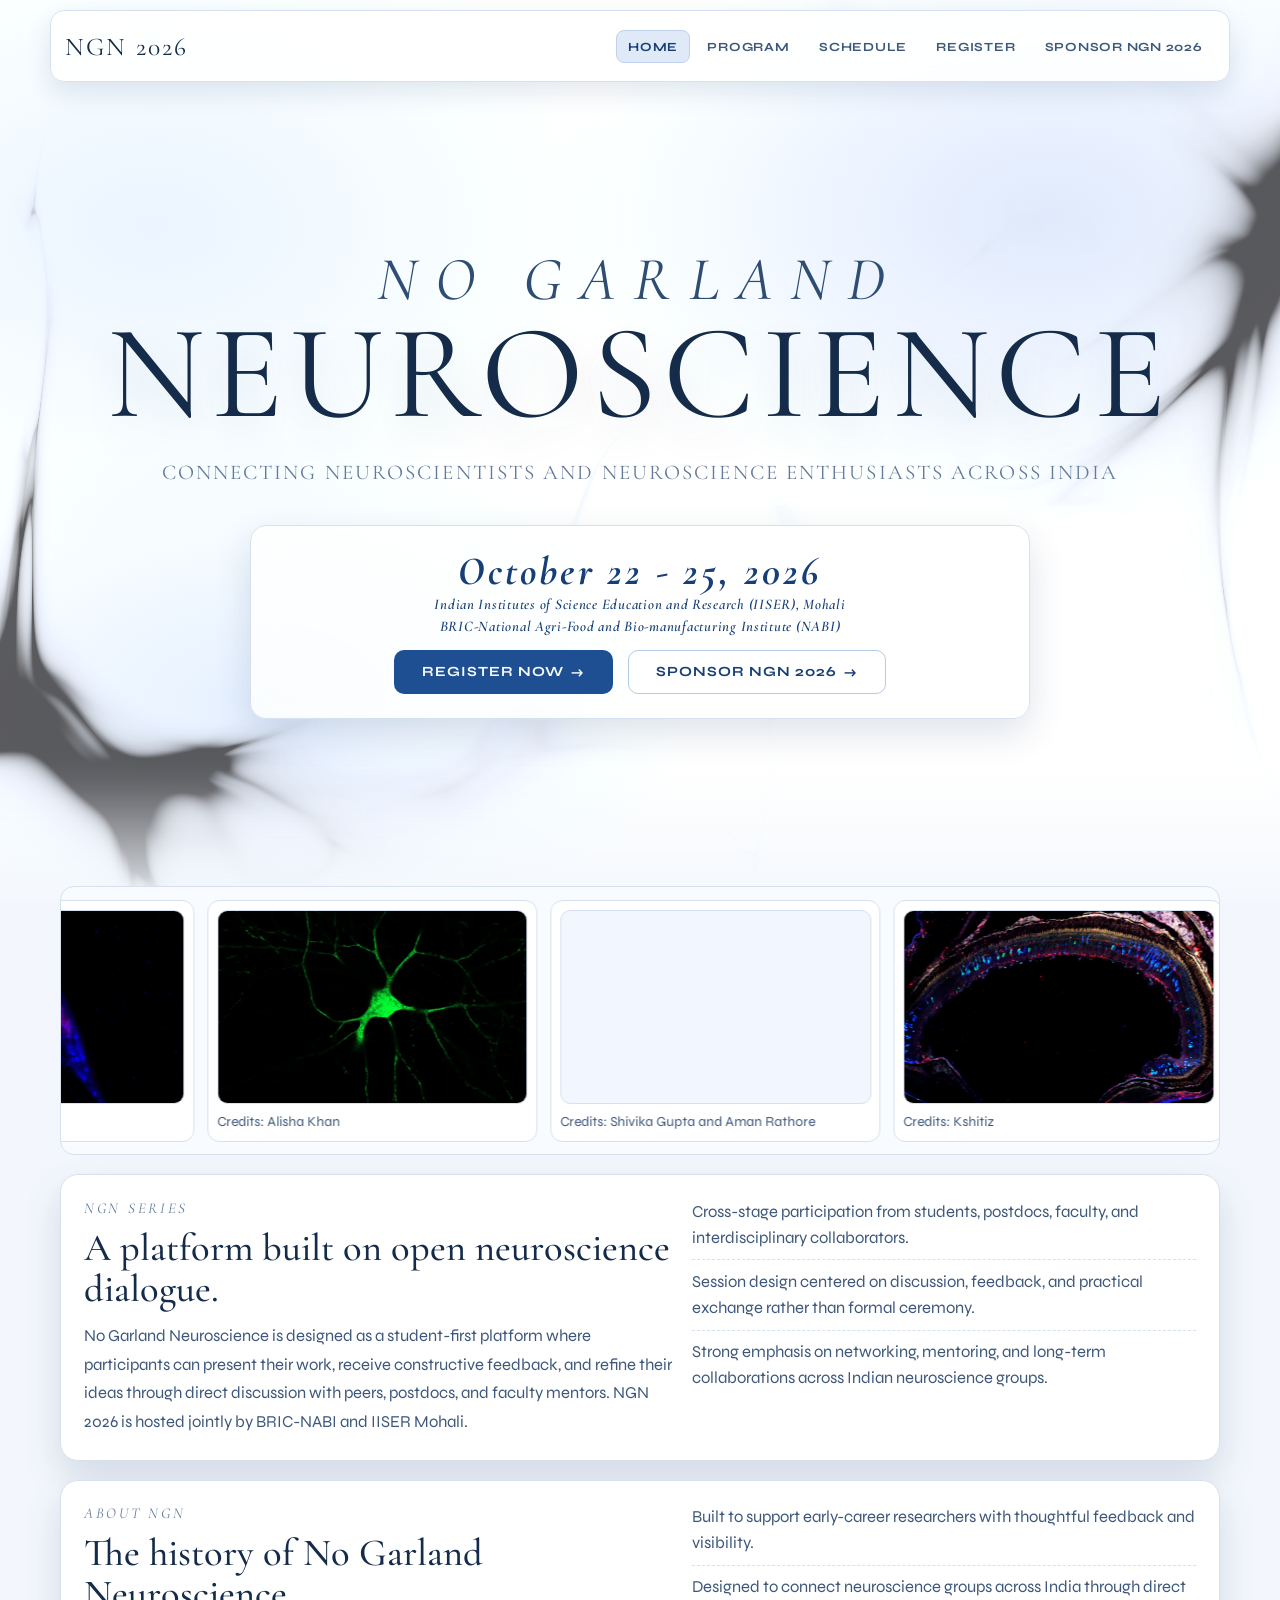
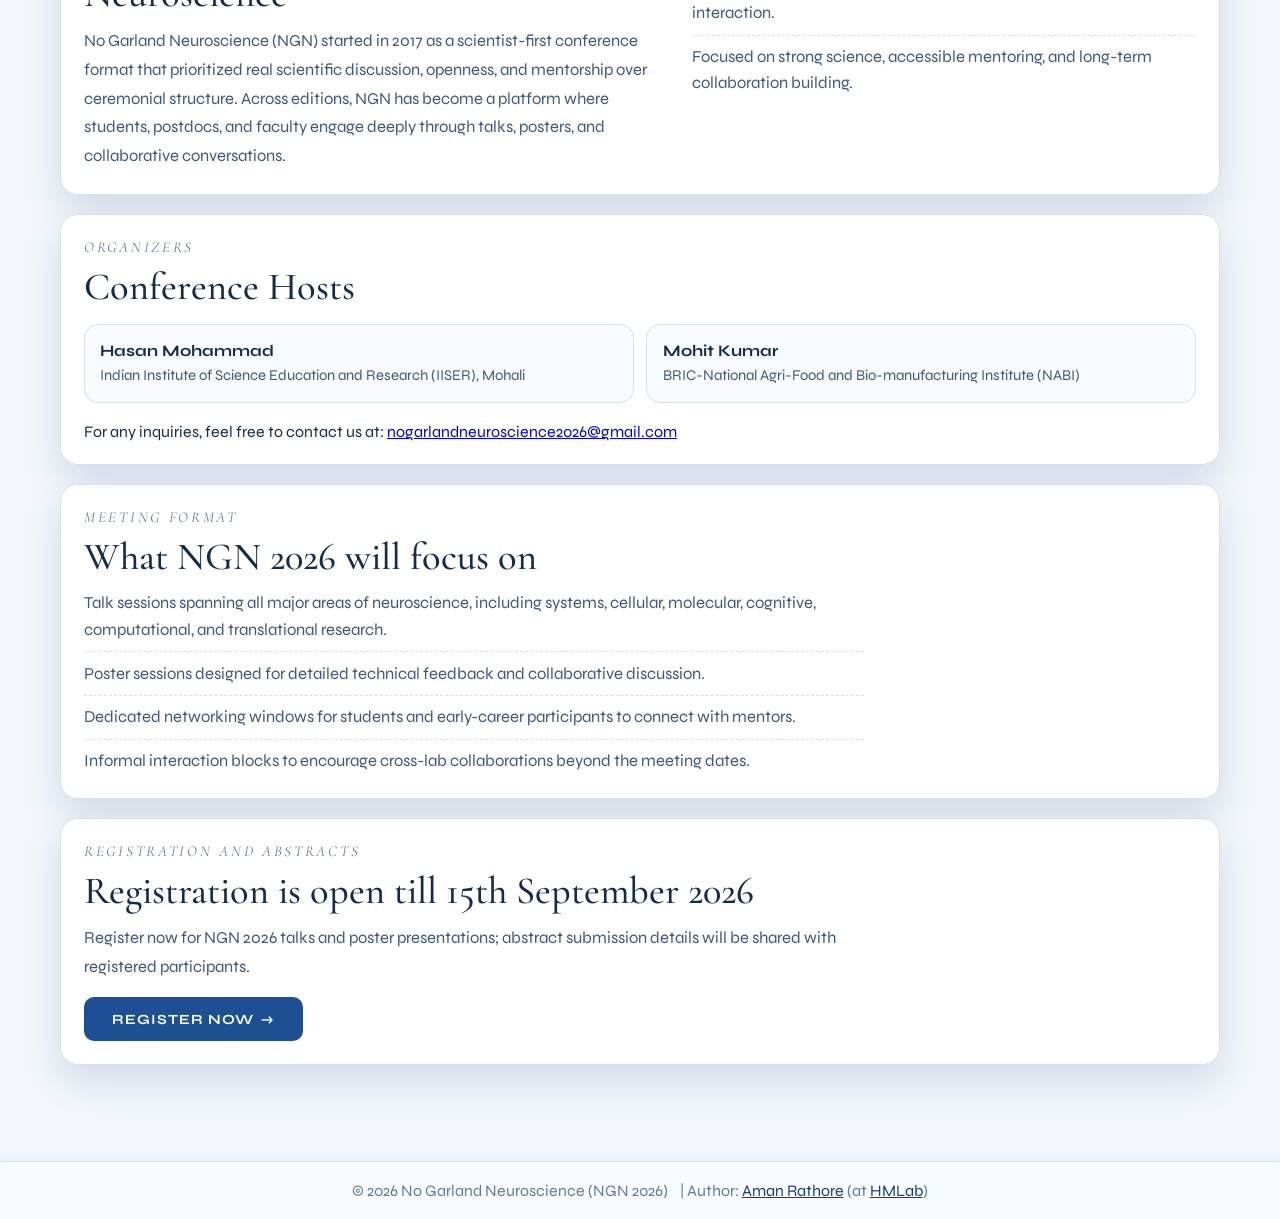
<file: index.html>
<!doctype html><html lang="en"><head><meta charset="UTF-8"><meta name="viewport" content="width=device-width,initial-scale=1"><base href="https://ngn2026.github.io/"/><title>No Garland Neuroscience 2026</title><link href="https://fonts.googleapis.com/css2?family=Cormorant+Garamond:ital,wght@0,300;0,400;0,600;1,300&family=Syne:wght@400;700;800&display=swap" rel="stylesheet"><link rel="stylesheet" href="assets/css/styles.css"><script async src="https://www.googletagmanager.com/gtag/js?id=G-T12F16HHJD"></script><script>function gtag(){dataLayer.push(arguments)}window.dataLayer=window.dataLayer||[],gtag("js",new Date),gtag("config","G-T12F16HHJD")</script></head><body><header class="site-nav" id="site-nav"><div class="nav-inner"><a class="nav-brand" href="index.html" aria-label="No Garland Neuroscience 2026 Home">NGN 2026</a> <button class="nav-toggle" type="button" aria-expanded="false" aria-controls="nav-menu" aria-label="Toggle navigation menu"><span></span> <span></span> <span></span></button><nav class="nav-menu" id="nav-menu" aria-label="Primary"><a href="index.html" class="is-active">Home</a> <a href="program-ngn.html">Program</a> <a href="schedule-ngn.html">Schedule</a> <a href="registration-ngn.html">Register</a> <a href="sponsor-ngn.html">Sponsor NGN 2026</a></nav></div></header><div class="hero hero-home"><canvas id="neuro" class="hero-neuro" aria-hidden="true"></canvas><div class="hero-content"><div class="title"><span class="line-top">No Garland</span> <span class="line-main">Neuroscience</span></div><div class="tagline">Connecting neuroscientists and neuroscience enthusiasts across India</div><div class="cta-box"><div class="cta-date"><span class="cta-date-main">October 22 - 25, 2026</span> <span class="cta-date-venues"><span>Indian Institutes of Science Education and Research (IISER), Mohali</span> <span>BRIC-National Agri-Food and Bio-manufacturing Institute (NABI)</span></span></div><div class="cta-buttons"><a href="registration-ngn.html" class="btn btn-primary">Register Now <span class="btn-arrow">→</span></a> <a href="sponsor-ngn.html" class="btn btn-secondary">Sponsor NGN 2026<span class="btn-arrow">→</span></a></div></div></div></div><main class="content content-home"><div class="hosts-slider-block"><div class="hosts-slider" role="region" aria-label="Sliding gallery of host lab images and research work"><div class="hosts-slider-track"><figure class="hosts-slide"><img src="assets/media/images/anisha.webp" alt="Placeholder image"><figcaption>Credits: Annesha Ghosh</figcaption></figure><figure class="hosts-slide"><img src="assets/media/images/ngn_Alisha.webp" alt="Placeholder image"><figcaption>Credits: Alisha Khan</figcaption></figure><figure class="hosts-slide"><video autoplay muted loop playsinline preload="metadata" aria-label="OFT video"><source src="assets/media/videos/OFT%20Cage2_m4-NC_annotated.webm" type="video/webm"><source src="assets/media/videos/OFT%20Cage2_m4-NC_annotated.mp4" type="video/mp4">Your browser does not support the video tag.</video><figcaption>Credits: Shivika Gupta and Aman Rathore</figcaption></figure><figure class="hosts-slide"><img src="assets/media/images/retina.webp" alt="Retina"><figcaption>Credits: Kshitiz</figcaption></figure><figure class="hosts-slide"><img src="assets/media/images/priya.svg" alt="Placeholder image"><figcaption>Credits: Priya Nandini Sarda</figcaption></figure><figure class="hosts-slide"><img src="assets/media/images/jyoti.webp" alt="Placeholder image"><figcaption>Credits: Jyoti Tyagi</figcaption></figure><figure class="hosts-slide"><img src="assets/media/images/shuchita.webp" alt="Placeholder image"><figcaption>Credits: Suchita Mishra</figcaption></figure><figure class="hosts-slide"><video autoplay muted loop playsinline preload="metadata" aria-label="OFT with behaviour tracking video"><source src="assets/media/videos/lab%20work%20mice%20behaviour%20tracking.webm" type="video/webm"><source src="assets/media/videos/lab%20work%20mice%20behaviour%20tracking.mp4" type="video/mp4">Your browser does not support the video tag.</video><figcaption>Credits: Aman Rathore</figcaption></figure><figure class="hosts-slide"><img src="assets/media/images/shruti_neuron.webp" alt="Placeholder image"><figcaption>Credits: Sruthi Sunil</figcaption></figure></div></div></div><section class="section-card split" id="about"><div><div class="section-label">NGN Series</div><h2 class="section-title">A platform built on open neuroscience dialogue.</h2><p class="section-text">No Garland Neuroscience is designed as a student-first platform where participants can present their work, receive constructive feedback, and refine their ideas through direct discussion with peers, postdocs, and faculty mentors. NGN 2026 is hosted jointly by BRIC-NABI and IISER Mohali.</p></div><div class="section-text"><ul class="list-points"><li>Cross-stage participation from students, postdocs, faculty, and interdisciplinary collaborators.</li><li>Session design centered on discussion, feedback, and practical exchange rather than formal ceremony.</li><li>Strong emphasis on networking, mentoring, and long-term collaborations across Indian neuroscience groups.</li></ul></div></section><section class="section-card split" id="ngn-history-home"><div><div class="section-label">About NGN</div><h2 class="section-title">The history of No Garland Neuroscience</h2><p class="section-text">No Garland Neuroscience (NGN) started in 2017 as a scientist-first conference format that prioritized real scientific discussion, openness, and mentorship over ceremonial structure. Across editions, NGN has become a platform where students, postdocs, and faculty engage deeply through talks, posters, and collaborative conversations.</p></div><div class="section-text"><ul class="list-points"><li>Built to support early-career researchers with thoughtful feedback and visibility.</li><li>Designed to connect neuroscience groups across India through direct interaction.</li><li>Focused on strong science, accessible mentoring, and long-term collaboration building.</li></ul></div></section><section class="section-card" id="organizers"><div class="section-label">Organizers</div><h2 class="section-title">Conference Hosts</h2><div class="organizers-grid"><a class="organizer-link" href="https://www.iisermohali.ac.in/faculty/dbs/hasan" target="_blank" rel="noopener noreferrer" aria-label="Open IISER Mohali website"><article class="organizer"><div class="organizer-name">Hasan Mohammad</div><p class="organizer-affiliation">Indian Institute of Science Education and Research (IISER), Mohali</p></article></a><a class="organizer-link" href="https://nabi.res.in/profile/scientists?id=MzE5" target="_blank" rel="noopener noreferrer" aria-label="Open NABI website"><article class="organizer"><div class="organizer-name">Mohit Kumar</div><p class="organizer-affiliation">BRIC-National Agri-Food and Bio-manufacturing Institute (NABI)</p></article></a></div><br><div class="organizers-contact">For any inquiries, feel free to contact us at: <a href="mailto:nogarlandneuroscience2026@gmail.com">nogarlandneuroscience2026@gmail.com</a></div></section><section class="section-card" id="format"><div class="section-label">Meeting Format</div><h2 class="section-title">What NGN 2026 will focus on</h2><ul class="list-points section-text"><li>Talk sessions spanning all major areas of neuroscience, including systems, cellular, molecular, cognitive, computational, and translational research.</li><li>Poster sessions designed for detailed technical feedback and collaborative discussion.</li><li>Dedicated networking windows for students and early-career participants to connect with mentors.</li><li>Informal interaction blocks to encourage cross-lab collaborations beyond the meeting dates.</li></ul></section><section class="section-card" id="registration"><div class="section-label">Registration and Abstracts</div><h2 class="section-title">Registration is open till 15th September 2026</h2><p class="section-text">Register now for NGN 2026 talks and poster presentations; abstract submission details will be shared with registered participants.</p><div class="cta-buttons" style="margin-top:1rem;justify-content:flex-start"><a href="registration-ngn.html" class="btn btn-primary">Register Now <span class="btn-arrow">→</span></a></div></section></main><footer class="site-footer"><div class="footer-content"><div class="footer-main"><span>© 2026 No Garland Neuroscience (NGN 2026)</span> <span>| Author: <a href="https://amanr.me" target="_blank" rel="noopener noreferrer">Aman Rathore</a> (at <a href="https://sites.google.com/view/hmlabdbs" target="_blank" rel="noopener noreferrer">HMLab</a>)</span></div></div></footer><script src="assets/js/navbar.js" defer="defer"></script><script src="assets/js/hosts-slider.js" defer="defer"></script><script src="assets/js/neuro-bg.js" defer="defer"></script></body></html>
</file>
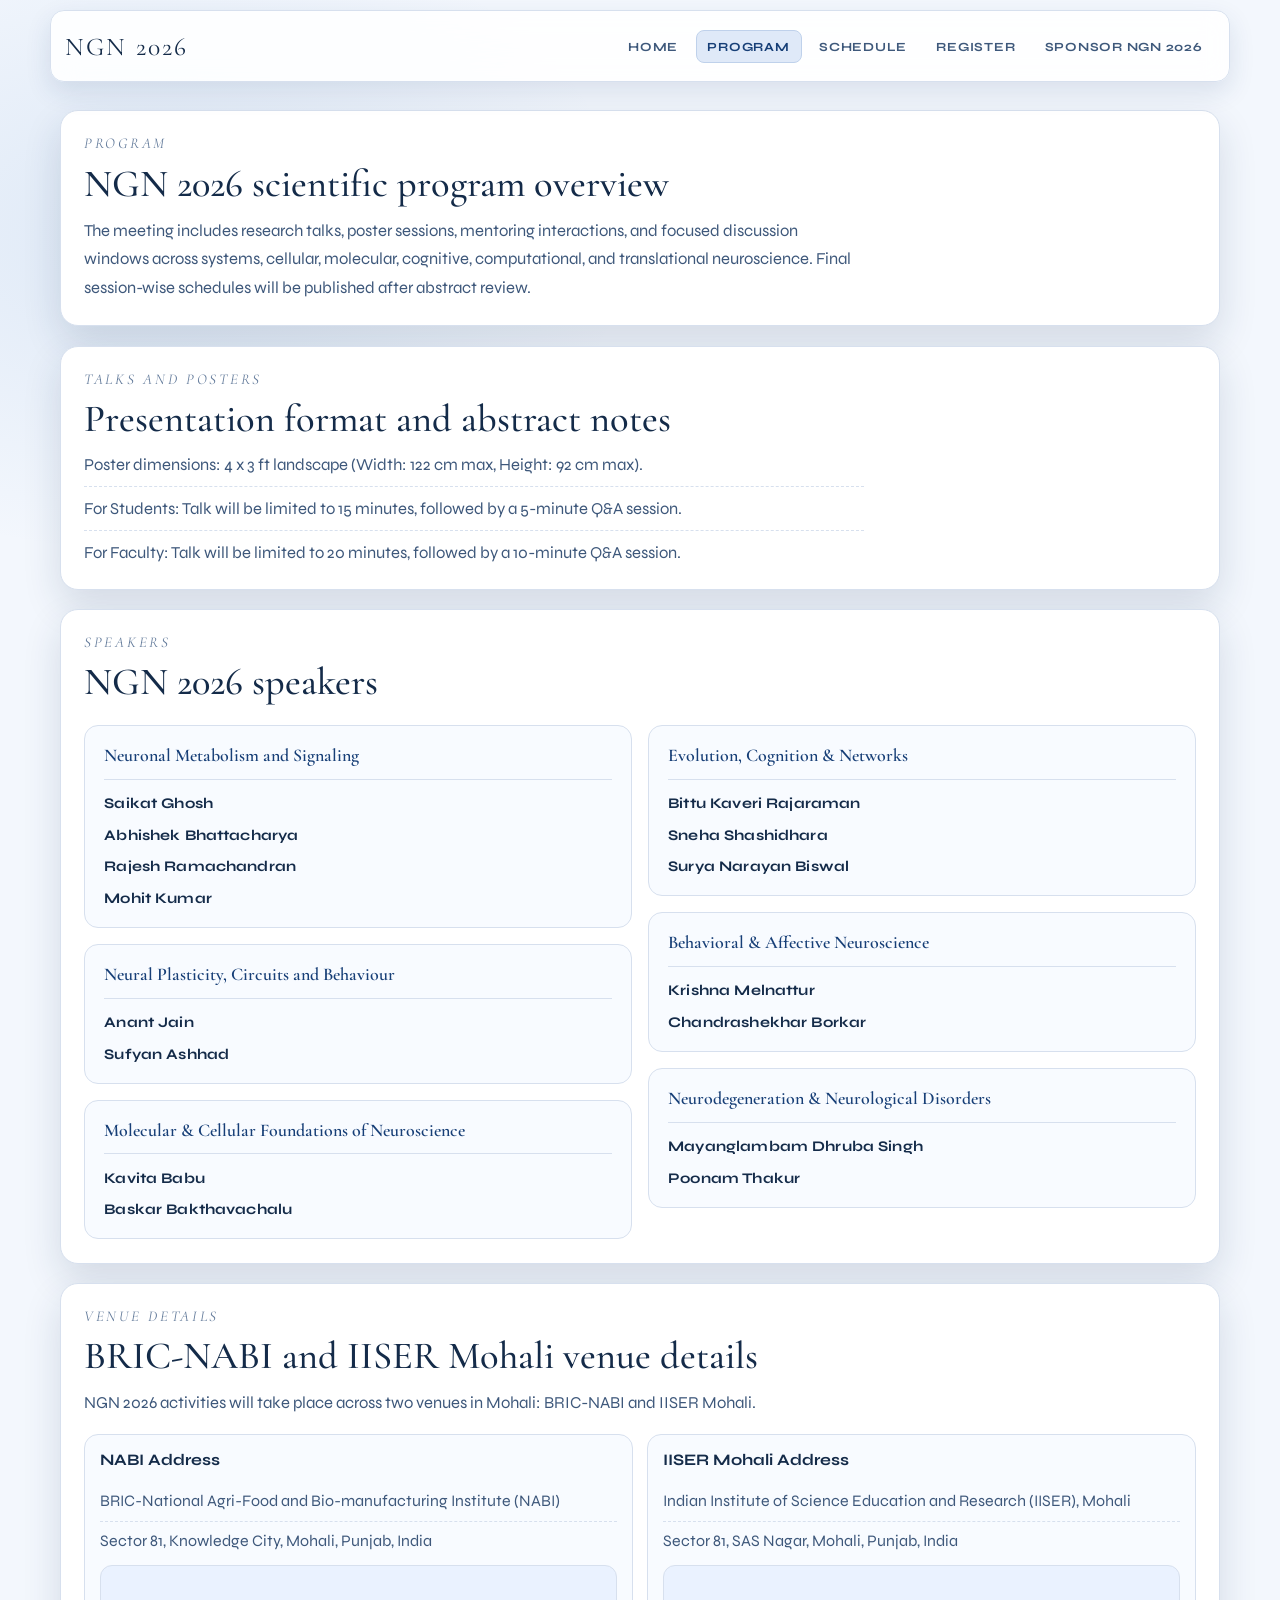
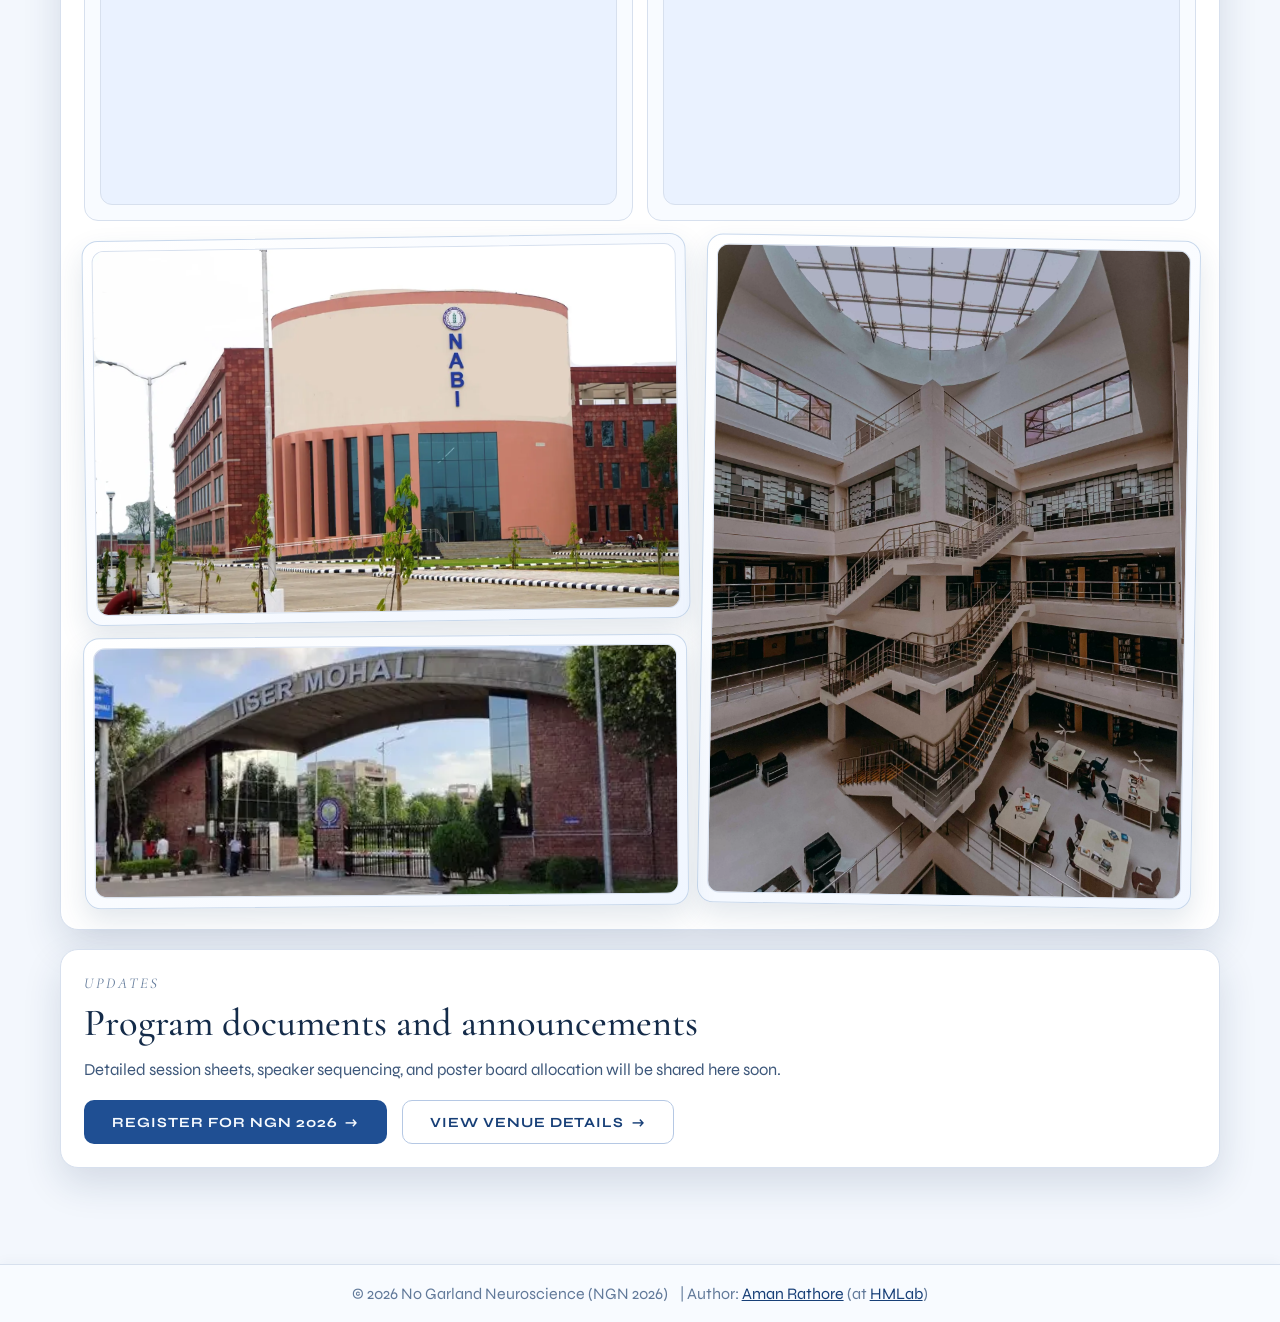
<file: program-ngn.html>
<!doctype html><html lang="en"><head><meta charset="UTF-8"/><meta name="viewport" content="width=device-width,initial-scale=1"/><base href="https://ngn2026.github.io/"/><title>NGN 2026 Program</title><link href="https://fonts.googleapis.com/css2?family=Cormorant+Garamond:ital,wght@0,300;0,400;0,600;1,300&family=Syne:wght@400;700;800&display=swap" rel="stylesheet"/><link rel="stylesheet" href="assets/css/styles.css"/><script async src="https://www.googletagmanager.com/gtag/js?id=G-T12F16HHJD"></script><script>function gtag(){dataLayer.push(arguments)}window.dataLayer=window.dataLayer||[],gtag("js",new Date),gtag("config","G-T12F16HHJD")</script></head><body><header class="site-nav" id="site-nav"><div class="nav-inner"><a class="nav-brand" href="index.html" aria-label="No Garland Neuroscience 2026 Home">NGN 2026</a> <button class="nav-toggle" type="button" aria-expanded="false" aria-controls="nav-menu" aria-label="Toggle navigation menu"><span></span> <span></span> <span></span></button><nav class="nav-menu" id="nav-menu" aria-label="Primary"><a href="index.html">Home</a> <a href="program-ngn.html" class="is-active">Program</a> <a href="schedule-ngn.html">Schedule</a> <a href="registration-ngn.html">Register</a> <a href="sponsor-ngn.html">Sponsor NGN 2026</a></nav></div></header><main class="content top-offset"><section class="section-card" id="program-overview"><div class="section-label">Program</div><h1 class="section-title">NGN 2026 scientific program overview</h1><p class="section-text">The meeting includes research talks, poster sessions, mentoring interactions, and focused discussion windows across systems, cellular, molecular, cognitive, computational, and translational neuroscience. Final session-wise schedules will be published after abstract review.</p></section><section class="section-card" id="presentation-format"><div class="section-label">Talks and Posters</div><h2 class="section-title">Presentation format and abstract notes</h2><ul class="list-points section-text"><li>Poster dimensions: 4 x 3 ft landscape (Width: 122 cm max, Height: 92 cm max).</li><li>For Students: Talk will be limited to 15 minutes, followed by a 5-minute Q&A session.</li><li>For Faculty: Talk will be limited to 20 minutes, followed by a 10-minute Q&A session.</li></ul></section><section class="section-card" id="speakers"><div class="section-label">Speakers</div><h2 class="section-title">NGN 2026 speakers</h2><div class="speakers-grid"><article class="speaker-card"><h3 class="speaker-card-title">Neuronal Metabolism and Signaling</h3><div class="speaker-card-body"><div class="speaker-entry"><span class="speaker-name">Saikat Ghosh</span></div><div class="speaker-entry"><span class="speaker-name">Abhishek Bhattacharya</span></div><div class="speaker-entry"><span class="speaker-name">Rajesh Ramachandran</span></div><div class="speaker-entry"><span class="speaker-name">Mohit Kumar</span></div></div></article><article class="speaker-card"><h3 class="speaker-card-title">Neural Plasticity, Circuits and Behaviour</h3><div class="speaker-card-body"><div class="speaker-entry"><span class="speaker-name">Anant Jain</span></div><div class="speaker-entry"><span class="speaker-name">Sufyan Ashhad</span></div></div></article><article class="speaker-card"><h3 class="speaker-card-title">Molecular &amp; Cellular Foundations of Neuroscience</h3><div class="speaker-card-body"><div class="speaker-entry"><span class="speaker-name">Kavita Babu</span></div><div class="speaker-entry"><span class="speaker-name">Baskar Bakthavachalu</span></div></div></article><article class="speaker-card"><h3 class="speaker-card-title">Evolution, Cognition &amp; Networks</h3><div class="speaker-card-body"><div class="speaker-entry"><span class="speaker-name">Bittu Kaveri Rajaraman</span></div><div class="speaker-entry"><span class="speaker-name">Sneha Shashidhara</span></div><div class="speaker-entry"><span class="speaker-name">Surya Narayan Biswal</span></div></div></article><article class="speaker-card"><h3 class="speaker-card-title">Behavioral &amp; Affective Neuroscience</h3><div class="speaker-card-body"><div class="speaker-entry"><span class="speaker-name">Krishna Melnattur</span></div><div class="speaker-entry"><span class="speaker-name">Chandrashekhar Borkar</span></div></div></article><article class="speaker-card"><h3 class="speaker-card-title">Neurodegeneration &amp; Neurological Disorders</h3><div class="speaker-card-body"><div class="speaker-entry"><span class="speaker-name">Mayanglambam Dhruba Singh</span></div><div class="speaker-entry"><span class="speaker-name">Poonam Thakur</span></div></div></article></div></section><section class="section-card" id="venue-details"><div class="section-label">Venue Details</div><h2 class="section-title">BRIC-NABI and IISER Mohali venue details</h2><p class="section-text">NGN 2026 activities will take place across two venues in Mohali: BRIC-NABI and IISER Mohali.</p><div class="venue-layout" aria-label="Address Information"><article class="detail-card venue-map-card"><h3 class="detail-title">NABI Address</h3><ul class="detail-list"><li>BRIC-National Agri-Food and Bio-manufacturing Institute (NABI)</li><li>Sector 81, Knowledge City, Mohali, Punjab, India</li></ul><iframe class="venue-map-frame" title="Google Maps embed for NABI Mohali" loading="lazy" referrerpolicy="no-referrer-when-downgrade" src="https://maps.google.com/maps?q=National%20Agri-Food%20Biotechnology%20Institute%20Mohali&t=&z=15&ie=UTF8&iwloc=&output=embed"></iframe></article><article class="detail-card venue-map-card"><h3 class="detail-title">IISER Mohali Address</h3><ul class="detail-list"><li>Indian Institute of Science Education and Research (IISER), Mohali</li><li>Sector 81, SAS Nagar, Mohali, Punjab, India</li></ul><iframe class="venue-map-frame" title="Google Maps embed for IISER Mohali" loading="lazy" referrerpolicy="no-referrer-when-downgrade" src="https://maps.google.com/maps?q=Indian%20Institute%20of%20Science%20Education%20and%20Research%20Mohali&t=&z=15&ie=UTF8&iwloc=&output=embed"></iframe></article></div><div class="venue-photo-collage" aria-label="NABI and IISER Mohali venue photos"><figure class="venue-photo venue-photo-main"><img src="assets/media/images/nabi.webp" alt="Placeholder image for NABI campus entrance"/></figure><figure class="venue-photo venue-photo-tall"><img src="assets/media/images/iiser_mohali_library.webp" alt="Placeholder image for IISER Mohali auditorium area"/></figure><figure class="venue-photo venue-photo-wide"><img src="assets/media/images/IISER_mohali_main_gate.webp" alt="Placeholder image for shared networking and poster spaces"/></figure></div></section><section class="section-card" id="program-updates"><div class="section-label">Updates</div><h2 class="section-title">Program documents and announcements</h2><p class="section-text">Detailed session sheets, speaker sequencing, and poster board allocation will be shared here soon.</p><div class="cta-buttons" style="margin-top:1rem;justify-content:flex-start"><a href="registration-ngn.html" class="btn btn-primary">Register for NGN 2026 <span class="btn-arrow">→</span></a> <a href="#venue-details" class="btn btn-secondary">View Venue Details <span class="btn-arrow">→</span></a></div></section></main><script src="assets/js/navbar.js" defer="defer"></script></body></html><footer class="site-footer"><div class="footer-content"><div class="footer-main"><span>© 2026 No Garland Neuroscience (NGN 2026)</span> <span>| Author: <a href="https://amanr.me" target="_blank" rel="noopener noreferrer">Aman Rathore</a> (at <a href="https://sites.google.com/view/hmlabdbs" target="_blank" rel="noopener noreferrer">HMLab</a>)</span></div></div></footer>
</file>
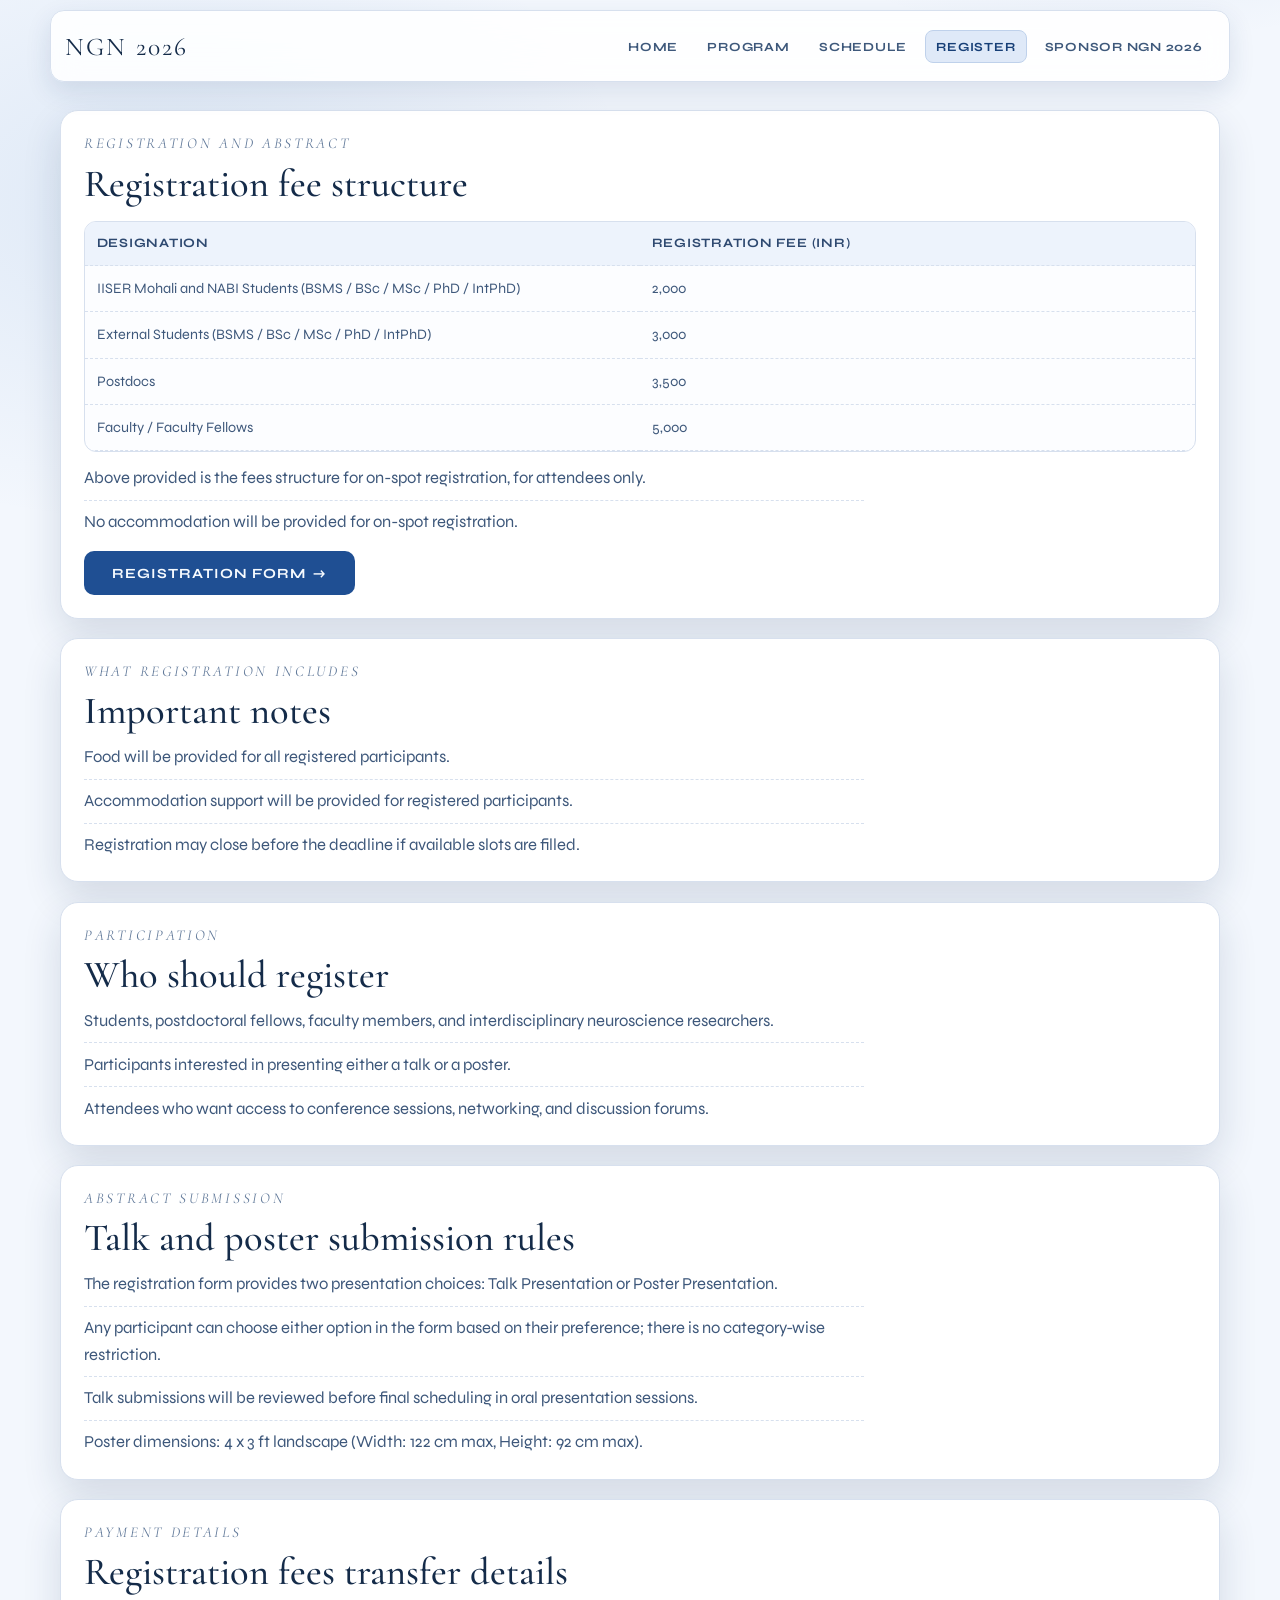
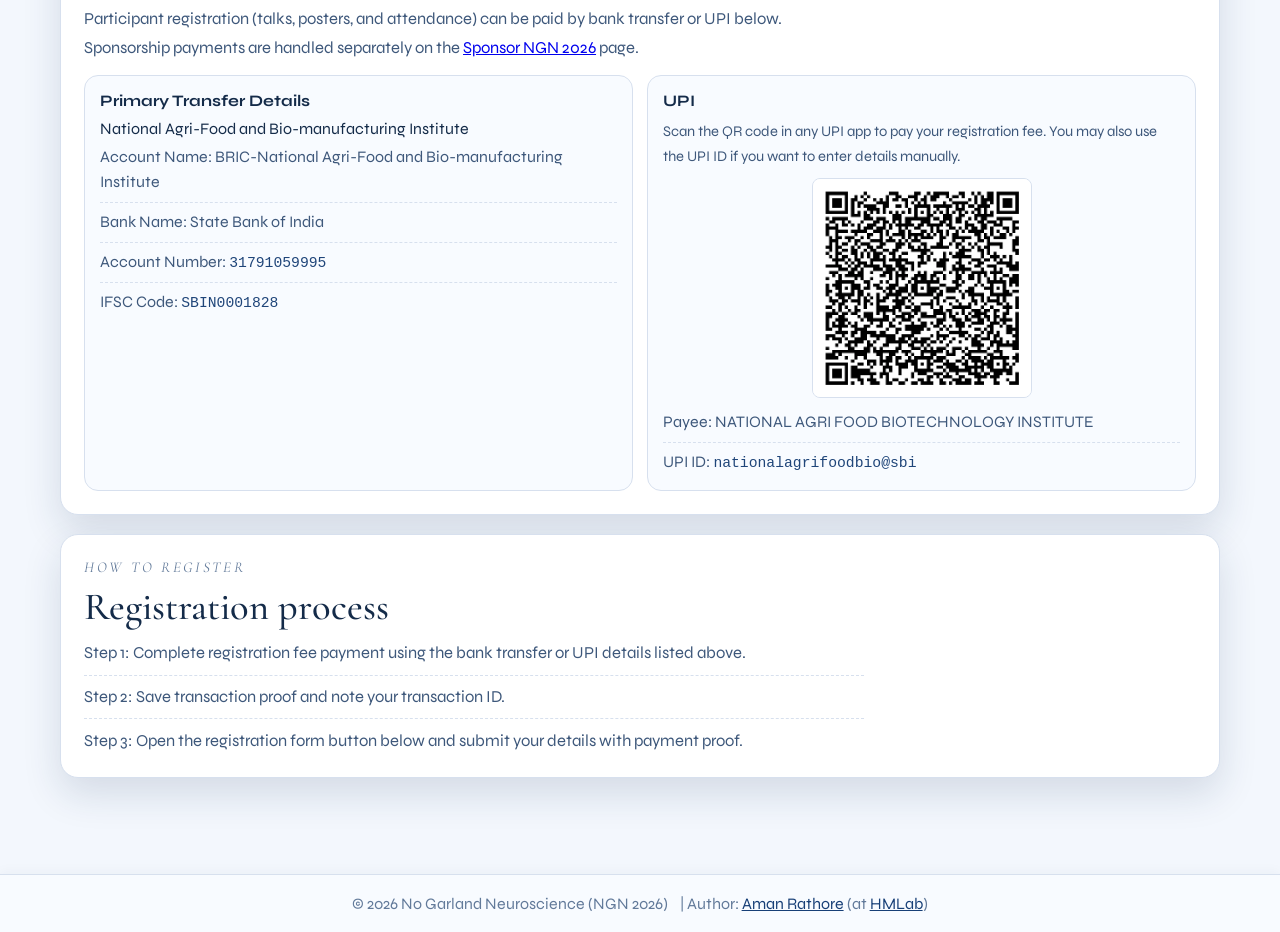
<file: registration-ngn.html>
<!doctype html><html lang="en"><head><meta charset="UTF-8"/><meta name="viewport" content="width=device-width,initial-scale=1"/><base href="https://ngn2026.github.io/"/><title>NGN 2026 Registration</title><link href="https://fonts.googleapis.com/css2?family=Cormorant+Garamond:ital,wght@0,300;0,400;0,600;1,300&family=Syne:wght@400;700;800&display=swap" rel="stylesheet"/><link rel="stylesheet" href="assets/css/styles.css"/><script async src="https://www.googletagmanager.com/gtag/js?id=G-T12F16HHJD"></script><script>function gtag(){dataLayer.push(arguments)}window.dataLayer=window.dataLayer||[],gtag("js",new Date),gtag("config","G-T12F16HHJD")</script></head><body><header class="site-nav" id="site-nav"><div class="nav-inner"><a class="nav-brand" href="index.html" aria-label="No Garland Neuroscience 2026 Home">NGN 2026</a> <button class="nav-toggle" type="button" aria-expanded="false" aria-controls="nav-menu" aria-label="Toggle navigation menu"><span></span> <span></span> <span></span></button><nav class="nav-menu" id="nav-menu" aria-label="Primary"><a href="index.html">Home</a> <a href="program-ngn.html">Program</a> <a href="schedule-ngn.html">Schedule</a> <a href="registration-ngn.html" class="is-active">Register</a> <a href="sponsor-ngn.html">Sponsor NGN 2026</a></nav></div></header><main class="content top-offset"><section class="section-card" id="fee-structure"><div class="section-label">Registration and Abstract</div><h2 class="section-title">Registration fee structure</h2><div class="tier-table-wrap"><table class="tier-table" aria-label="Registration fee structure"><thead><tr><th scope="col">Designation</th><th scope="col">Registration Fee (INR)</th></tr></thead><tbody><tr><td data-label="Designation">IISER Mohali and NABI Students (BSMS /<wbr/> BSc /<wbr/> MSc /<wbr/> PhD /<wbr/> IntPhD)</td><td data-label="Registration Fee (INR)">2,000</td></tr><tr><td data-label="Designation">External Students (BSMS /<wbr/> BSc /<wbr/> MSc /<wbr/> PhD /<wbr/> IntPhD)</td><td data-label="Registration Fee (INR)">3,000</td></tr><tr><td data-label="Designation">Postdocs</td><td data-label="Registration Fee (INR)">3,500</td></tr><tr><td data-label="Designation">Faculty / Faculty Fellows</td><td data-label="Registration Fee (INR)">5,000</td></tr></tbody></table></div><ul class="list-points section-text" style="margin-top:.8rem"><li>Above provided is the fees structure for on-spot registration, for attendees only.</li><li>No accommodation will be provided for on-spot registration.</li></ul><div class="cta-buttons" style="margin-top:1rem;justify-content:flex-start"><a href="https://docs.google.com/forms/d/e/1FAIpQLScyfzhBHQKuD7zH_9ctORANq1L-BcMgxj0uj3s-FHBlDaeqaw/viewform?usp=header" target="_blank" rel="noopener noreferrer" class="btn btn-primary">Registration Form <span class="btn-arrow">→</span></a></div></section><section class="section-card" id="inclusions-and-policies"><div class="section-label">What Registration Includes</div><h2 class="section-title">Important notes</h2><ul class="list-points section-text"><li>Food will be provided for all registered participants.</li><li>Accommodation support will be provided for registered participants.</li><li>Registration may close before the deadline if available slots are filled.</li></ul></section><section class="section-card" id="who-should-register"><div class="section-label">Participation</div><h2 class="section-title">Who should register</h2><ul class="list-points section-text"><li>Students, postdoctoral fellows, faculty members, and interdisciplinary neuroscience researchers.</li><li>Participants interested in presenting either a talk or a poster.</li><li>Attendees who want access to conference sessions, networking, and discussion forums.</li></ul></section><section class="section-card" id="submission-info"><div class="section-label">Abstract Submission</div><h2 class="section-title">Talk and poster submission rules</h2><ul class="list-points section-text"><li>The registration form provides two presentation choices: Talk Presentation or Poster Presentation.</li><li>Any participant can choose either option in the form based on their preference; there is no category-wise restriction.</li><li>Talk submissions will be reviewed before final scheduling in oral presentation sessions.</li><li>Poster dimensions: 4 x 3 ft landscape (Width: 122 cm max, Height: 92 cm max).</li></ul></section><section class="section-card" id="payment-details"><div class="section-label">Payment Details</div><h2 class="section-title">Registration fees transfer details</h2><p class="section-text" style="margin-top:.6rem">Participant registration (talks, posters, and attendance) can be paid by bank transfer or UPI below. Sponsorship payments are handled separately on the <a href="sponsor-ngn.html">Sponsor NGN 2026</a> page.</p><div class="detail-grid" style="margin-top:.8rem"><article class="detail-card"><h3 class="detail-title">Primary Transfer Details</h3><ul class="detail-list">National Agri-Food and Bio-manufacturing Institute<li>Account Name: BRIC-National Agri-Food and Bio-manufacturing Institute</li><li>Bank Name: State Bank of India</li><li>Account Number: <span class="mono">31791059995</span></li><li>IFSC Code: <span class="mono">SBIN0001828</span></li></ul></article><article class="detail-card" id="participant-upi"><h3 class="detail-title">UPI</h3><p class="section-text" style="font-size:.92rem;margin-bottom:.5rem">Scan the QR code in any UPI app to pay your registration fee. You may also use the UPI ID if you want to enter details manually.</p><div class="upi-qr-wrap"><div class="upi-qr-frame"><img src="assets/media/images/NABI-UPI.webp" width="220" height="220" alt="UPI QR code for NABI participant registration fees" class="upi-qr-thumb-img"/><div class="upi-qr-expand-layer"><button type="button" class="upi-qr-expand-btn" aria-expanded="false" aria-controls="upi-qr-dialog" aria-label="Expand QR code for scanning" title="Expand for scanning"><img src="assets/media/images/expand-06-svgrepo-com.svg" width="40" height="40" alt="" class="upi-qr-expand-icon" aria-hidden="true"/></button></div></div></div><ul class="detail-list" style="margin-top:.75rem"><li>Payee: NATIONAL AGRI FOOD BIOTECHNOLOGY INSTITUTE</li><li>UPI ID: <span class="mono">nationalagrifoodbio@sbi</span></li></ul></article></div></section><section class="section-card" id="how-to-register"><div class="section-label">How to Register</div><h2 class="section-title">Registration process</h2><ul class="list-points section-text"><li>Step 1: Complete registration fee payment using the bank transfer or UPI details listed above.</li><li>Step 2: Save transaction proof and note your transaction ID.</li><li>Step 3: Open the registration form button below and submit your details with payment proof.</li></ul></section></main><div id="upi-qr-dialog" class="upi-qr-dialog" role="dialog" aria-modal="true" aria-labelledby="upi-qr-dialog-title" hidden><div class="upi-qr-dialog-backdrop" tabindex="-1"></div><div class="upi-qr-dialog-panel"><h2 id="upi-qr-dialog-title" class="upi-qr-sr-only">UPI payment QR code</h2><button type="button" class="upi-qr-dialog-close" aria-label="Close">&times;</button> <img src="assets/media/images/NABI-UPI.webp" width="360" height="360" alt="UPI QR code for NABI participant registration fees (enlarged)" class="upi-qr-dialog-img"/></div></div><footer class="site-footer"><div class="footer-content"><div class="footer-main"><span>© 2026 No Garland Neuroscience (NGN 2026)</span> <span>| Author: <a href="https://amanr.me" target="_blank" rel="noopener noreferrer">Aman Rathore</a> (at <a href="https://sites.google.com/view/hmlabdbs" target="_blank" rel="noopener noreferrer">HMLab</a>)</span></div></div></footer><script src="assets/js/navbar.js" defer="defer"></script><script src="assets/js/upi-qr-modal.js" defer="defer"></script></body></html>
</file>
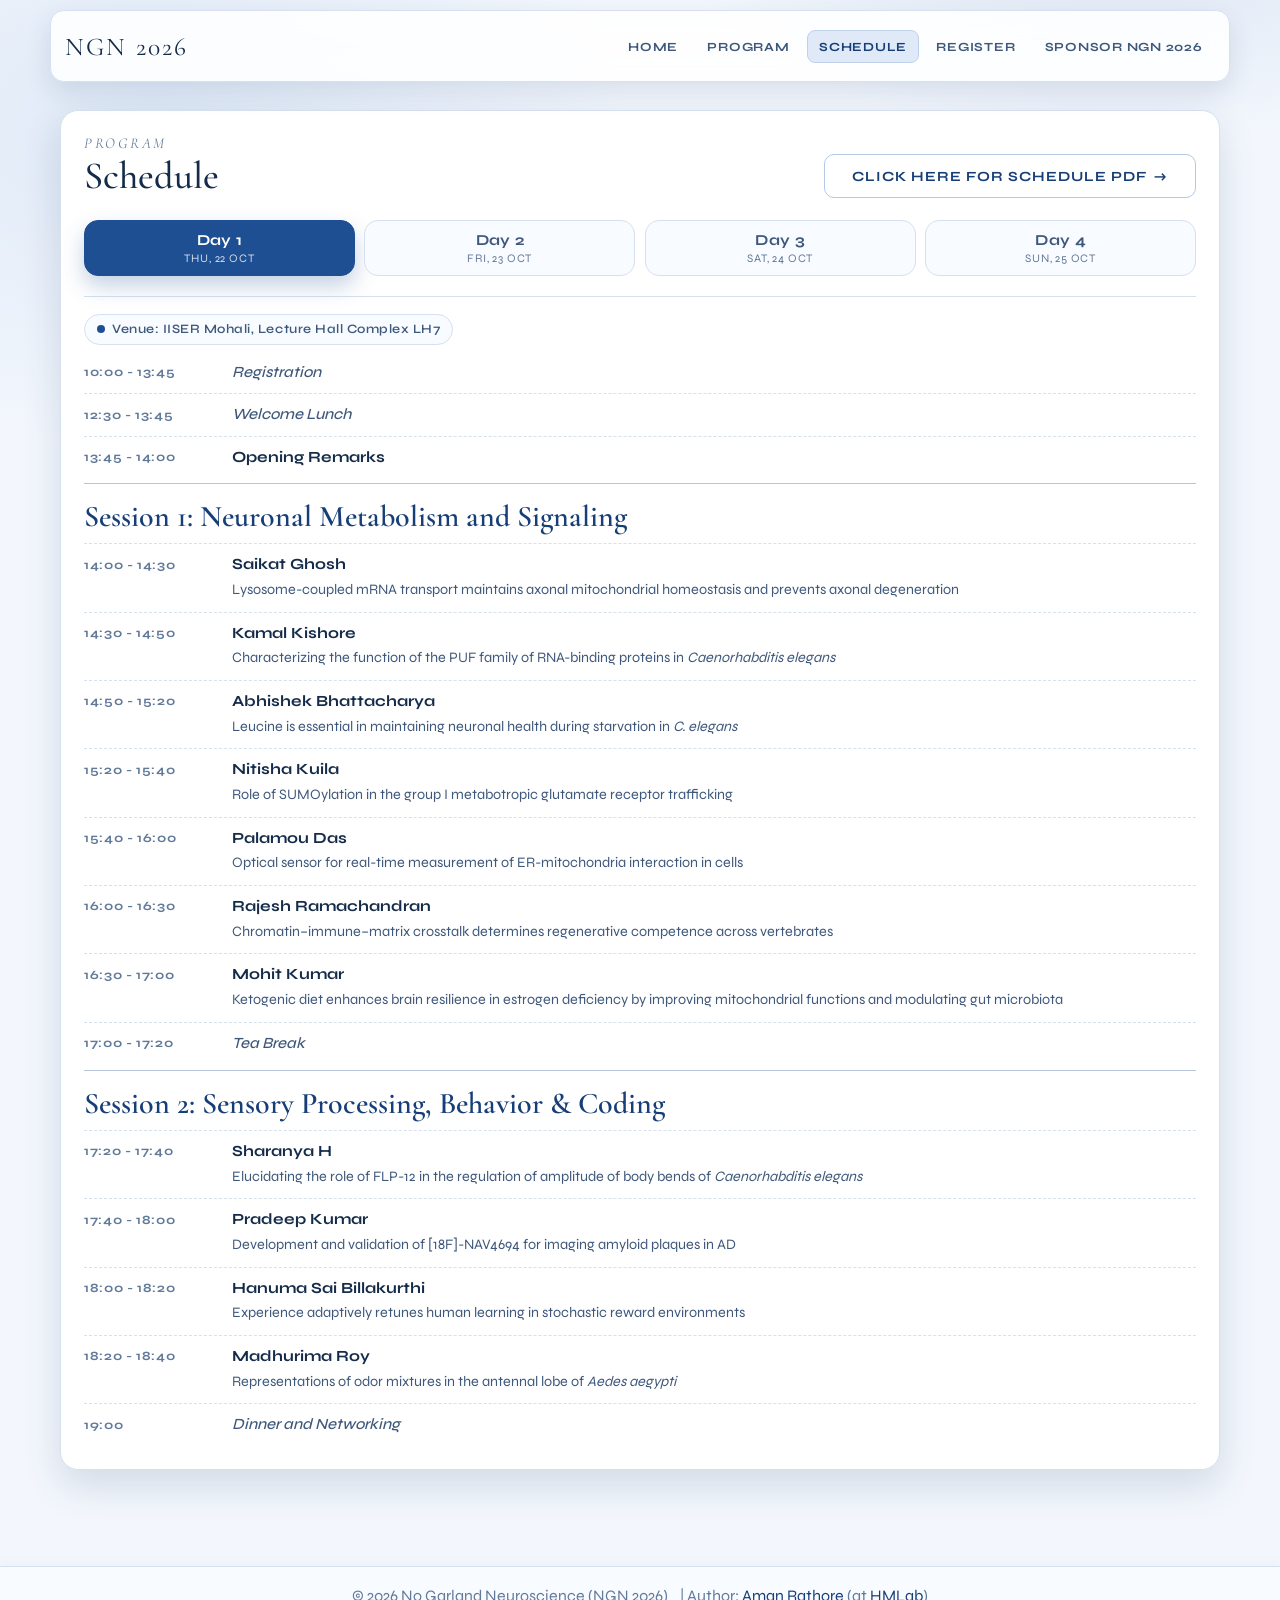
<file: schedule-ngn.html>
<!doctype html><html lang="en"><head><meta charset="UTF-8"/><meta name="viewport" content="width=device-width,initial-scale=1"/><base href="https://ngn2026.github.io/"/><title>NGN 2026 Schedule</title><link href="https://fonts.googleapis.com/css2?family=Cormorant+Garamond:ital,wght@0,300;0,400;0,600;1,300&family=Syne:wght@400;700;800&display=swap" rel="stylesheet"/><link rel="stylesheet" href="assets/css/styles.css"/><script async src="https://www.googletagmanager.com/gtag/js?id=G-T12F16HHJD"></script><script>function gtag(){dataLayer.push(arguments)}window.dataLayer=window.dataLayer||[],gtag("js",new Date),gtag("config","G-T12F16HHJD")</script></head><body><header class="site-nav" id="site-nav"><div class="nav-inner"><a class="nav-brand" href="index.html" aria-label="No Garland Neuroscience 2026 Home">NGN 2026</a> <button class="nav-toggle" type="button" aria-expanded="false" aria-controls="nav-menu" aria-label="Toggle navigation menu"><span></span> <span></span> <span></span></button><nav class="nav-menu" id="nav-menu" aria-label="Primary"><a href="index.html">Home</a> <a href="program-ngn.html">Program</a> <a href="schedule-ngn.html" class="is-active">Schedule</a> <a href="registration-ngn.html">Register</a> <a href="sponsor-ngn.html">Sponsor NGN 2026</a></nav></div></header><main class="content top-offset"><section class="section-card" id="schedule"><div class="section-head"><div><div class="section-label">Program</div><h1 class="section-title">Schedule</h1></div><a href="assets/docs/NGN_2026_Schedule.pdf" class="btn btn-secondary" target="_blank" rel="noopener noreferrer">Click Here for Schedule PDF <span class="btn-arrow">→</span></a></div><div class="day-tabs" role="tablist" aria-label="Conference days"><button type="button" class="day-tab is-active" id="tab-day-1" role="tab" aria-selected="true" aria-controls="day-1" data-day-tab="day-1"><span class="day-tab-label">Day 1</span> <span class="day-tab-date">Thu, 22 Oct</span></button> <button type="button" class="day-tab" id="tab-day-2" role="tab" aria-selected="false" aria-controls="day-2" tabindex="-1" data-day-tab="day-2"><span class="day-tab-label">Day 2</span> <span class="day-tab-date">Fri, 23 Oct</span></button> <button type="button" class="day-tab" id="tab-day-3" role="tab" aria-selected="false" aria-controls="day-3" tabindex="-1" data-day-tab="day-3"><span class="day-tab-label">Day 3</span> <span class="day-tab-date">Sat, 24 Oct</span></button> <button type="button" class="day-tab" id="tab-day-4" role="tab" aria-selected="false" aria-controls="day-4" tabindex="-1" data-day-tab="day-4"><span class="day-tab-label">Day 4</span> <span class="day-tab-date">Sun, 25 Oct</span></button></div><div class="day-panel" id="day-1" role="tabpanel" aria-labelledby="tab-day-1" data-day-panel="day-1"><p class="sched-venue">Venue: IISER Mohali, Lecture Hall Complex LH7</p><ul class="sched-list"><li class="sched-row sched-row--break"><span class="sched-time">10:00 - 13:45</span> <span class="sched-body"><span class="sched-title">Registration</span></span></li><li class="sched-row sched-row--break"><span class="sched-time">12:30 - 13:45</span> <span class="sched-body"><span class="sched-title">Welcome Lunch</span></span></li><li class="sched-row sched-row--break"><span class="sched-time">13:45 - 14:00</span> <span class="sched-body"><span class="sched-speaker">Opening Remarks</span></span></li><li class="sched-row sched-row--session"><span class="sched-session">Session 1: Neuronal Metabolism and Signaling</span></li><li class="sched-row"><span class="sched-time">14:00 - 14:30</span> <span class="sched-body"><span class="sched-speaker">Saikat Ghosh </span><span class="sched-talk-title">Lysosome-coupled mRNA transport maintains axonal mitochondrial homeostasis and prevents axonal degeneration</span></span></li><li class="sched-row"><span class="sched-time">14:30 - 14:50</span> <span class="sched-body"><span class="sched-speaker">Kamal Kishore</span> <span class="sched-talk-title">Characterizing the function of the PUF family of RNA-binding proteins in <em>Caenorhabditis elegans</em></span></span></li><li class="sched-row"><span class="sched-time">14:50 - 15:20</span> <span class="sched-body"><span class="sched-speaker">Abhishek Bhattacharya </span><span class="sched-talk-title">Leucine is essential in maintaining neuronal health during starvation in <em>C. elegans</em></span></span></li><li class="sched-row"><span class="sched-time">15:20 - 15:40</span> <span class="sched-body"><span class="sched-speaker">Nitisha Kuila</span> <span class="sched-talk-title">Role of SUMOylation in the group I metabotropic glutamate receptor trafficking</span></span></li><li class="sched-row"><span class="sched-time">15:40 - 16:00</span> <span class="sched-body"><span class="sched-speaker">Palamou Das</span> <span class="sched-talk-title">Optical sensor for real-time measurement of ER-mitochondria interaction in cells</span></span></li><li class="sched-row"><span class="sched-time">16:00 - 16:30</span> <span class="sched-body"><span class="sched-speaker">Rajesh Ramachandran </span><span class="sched-talk-title">Chromatin&ndash;immune&ndash;matrix crosstalk determines regenerative competence across vertebrates</span></span></li><li class="sched-row"><span class="sched-time">16:30 - 17:00</span> <span class="sched-body"><span class="sched-speaker">Mohit Kumar </span><span class="sched-talk-title">Ketogenic diet enhances brain resilience in estrogen deficiency by improving mitochondrial functions and modulating gut microbiota</span></span></li><li class="sched-row sched-row--break"><span class="sched-time">17:00 - 17:20</span> <span class="sched-body"><span class="sched-title">Tea Break</span></span></li><li class="sched-row sched-row--session"><span class="sched-session">Session 2: Sensory Processing, Behavior &amp; Coding</span></li><li class="sched-row"><span class="sched-time">17:20 - 17:40</span> <span class="sched-body"><span class="sched-speaker">Sharanya H</span> <span class="sched-talk-title">Elucidating the role of FLP-12 in the regulation of amplitude of body bends of <em>Caenorhabditis elegans</em></span></span></li><li class="sched-row"><span class="sched-time">17:40 - 18:00</span> <span class="sched-body"><span class="sched-speaker">Pradeep Kumar</span> <span class="sched-talk-title">Development and validation of [18F]-NAV4694 for imaging amyloid plaques in AD</span></span></li><li class="sched-row"><span class="sched-time">18:00 - 18:20</span> <span class="sched-body"><span class="sched-speaker">Hanuma Sai Billakurthi</span> <span class="sched-talk-title">Experience adaptively retunes human learning in stochastic reward environments</span></span></li><li class="sched-row"><span class="sched-time">18:20 - 18:40</span> <span class="sched-body"><span class="sched-speaker">Madhurima Roy</span> <span class="sched-talk-title">Representations of odor mixtures in the antennal lobe of <em>Aedes aegypti</em></span></span></li><li class="sched-row sched-row--break"><span class="sched-time">19:00</span> <span class="sched-body"><span class="sched-title">Dinner and Networking</span></span></li></ul></div><div class="day-panel" id="day-2" role="tabpanel" aria-labelledby="tab-day-2" data-day-panel="day-2" hidden><p class="sched-venue">Venue: BRIC-NABI, Auditorium</p><ul class="sched-list"><li class="sched-row sched-row--session"><span class="sched-session">Session 3: Neural Plasticity, Circuits and Behaviour</span></li><li class="sched-row"><span class="sched-time">09:30 - 10:00</span> <span class="sched-body"><span class="sched-speaker">Anant Jain </span><span class="sched-talk-title">Plasticity mechanisms underlying spatial memories</span></span></li><li class="sched-row"><span class="sched-time">10:00 - 10:20</span> <span class="sched-body"><span class="sched-speaker">Atal Vats</span> <span class="sched-talk-title">Assembly of heteromeric stomatin caps functionally regulate electrical synapses in <em>C. elegans</em></span></span></li><li class="sched-row"><span class="sched-time">10:20 - 10:40</span> <span class="sched-body"><span class="sched-speaker">Ananya Bandyopadhyay</span> <span class="sched-talk-title">Cell biological principles governing heteromeric stomatin cap assembly at electrical synapses in <em>C. elegans</em></span></span></li><li class="sched-row"><span class="sched-time">10:40 - 11:00</span> <span class="sched-body"><span class="sched-speaker">Rounak Saha</span> <span class="sched-talk-title">A brain-liver circuit modulating liver regeneration in liver diseases</span></span></li><li class="sched-row sched-row--break"><span class="sched-time">11:00 - 11:30</span> <span class="sched-body"><span class="sched-title">Tea Break</span></span></li><li class="sched-row"><span class="sched-time">11:30 - 11:50</span> <span class="sched-body"><span class="sched-speaker">Arunima Sen</span> <span class="sched-talk-title">Molecularly distinct innexin gap junctions and undocked hemichannels regulate glia morphology and behaviour in <em>Caenorhabditis elegans</em></span></span></li><li class="sched-row"><span class="sched-time">11:50 - 12:10</span> <span class="sched-body"><span class="sched-speaker">Akankshya Sahu</span> <span class="sched-talk-title">Distinct molecular mechanisms regulate feeding state-dependent CO<sub>2</sub> chemotaxis plasticity during different life stages in <em>Caenorhabditis elegans</em></span></span></li><li class="sched-row"><span class="sched-time">12:10 - 12:40</span> <span class="sched-body"><span class="sched-speaker">Sufyan Ashhad </span><span class="sched-talk-title">From latent rhythms to breaths: neural population dynamics of flexible motor output</span></span></li><li class="sched-row sched-row--break"><span class="sched-time">12:40 - 13:40</span> <span class="sched-body"><span class="sched-title">Lunch Break</span></span></li><li class="sched-row sched-row--session"><span class="sched-session">Session 4: Molecular &amp; Cellular Foundations of Neuroscience</span></li><li class="sched-row"><span class="sched-time">13:40 - 14:10</span> <span class="sched-body"><span class="sched-speaker">Kavita Babu </span><span class="sched-talk-title">Eavesdropping on worm conversations: investigating the transfer of memory from one worm to another</span></span></li><li class="sched-row"><span class="sched-time">14:10 - 14:30</span> <span class="sched-body"><span class="sched-speaker">Vartika Srivastava</span> <span class="sched-talk-title">No complement, no chill &mdash; role of complement proteins in recovery from stress</span></span></li><li class="sched-row"><span class="sched-time">14:30 - 14:50</span> <span class="sched-body"><span class="sched-speaker">Subhajit Pal</span> <span class="sched-talk-title">The role of the antagonist in the group I mGluR trafficking and mGluR-mediated AMPA receptor endocytosis</span></span></li><li class="sched-row"><span class="sched-time">14:50 - 15:20</span> <span class="sched-body"><span class="sched-speaker">Baskar Bakthavachalu </span><span class="sched-meta">Decoding Neuronal RNA-Binding Protein Function Through RNA Editing</span></span></li><li class="sched-row"><span class="sched-time">15:20 - 15:35</span> <span class="sched-body"><span class="sched-speaker">Flash Talks from Selected Posters</span> <span class="sched-meta">Will be announced</span></span></li><li class="sched-row sched-row--break"><span class="sched-time">15:35 - 18:00</span> <span class="sched-body"><span class="sched-speaker">Poster Session &amp; Evening Tea</span></span></li><li class="sched-row"><span class="sched-time">18:00 - 19:00</span> <span class="sched-body"><span class="sched-speaker">Panel Discussion</span> <span class="sched-meta">Panel and topic to be decided</span></span></li><li class="sched-row sched-row--break"><span class="sched-time">19:00</span> <span class="sched-body"><span class="sched-title">Dinner and Networking</span></span></li></ul></div><div class="day-panel" id="day-3" role="tabpanel" aria-labelledby="tab-day-3" data-day-panel="day-3" hidden><p class="sched-venue">Venue: BRIC-NABI, Auditorium</p><ul class="sched-list"><li class="sched-row sched-row--session"><span class="sched-session">Session 5: Neurodegeneration &amp; Neurological Disorders</span></li><li class="sched-row"><span class="sched-time">09:00 - 09:30</span> <span class="sched-body"><span class="sched-speaker">Poonam Thakur </span><span class="sched-talk-title">Metabolic changes in Parkinson's disease &mdash; brain and beyond</span></span></li><li class="sched-row"><span class="sched-time">09:30 - 09:50</span> <span class="sched-body"><span class="sched-speaker">Sailesh S</span> <span class="sched-talk-title">Interfering peptides targeting the slow afterhyperpolarization complex restore intrinsic inhibition and restrict seizures in acquired epilepsy</span></span></li><li class="sched-row"><span class="sched-time">09:50 - 10:20</span> <span class="sched-body"><span class="sched-speaker">Shweta Tandon</span> <span class="sched-talk-title">Ataxin-2 regulates Zfh1 expression in the adult muscle progenitors to mediate neuromuscular development in <em>Drosophila melanogaster</em></span></span></li><li class="sched-row"><span class="sched-time">10:20 - 10:40</span> <span class="sched-body"><span class="sched-speaker">Rituparna Sahu</span> <span class="sched-talk-title">Selective activator of calcium-activated potassium channels, NS-309, acts as a novel antiepileptic drug by restricting neuronal hyperexcitability in acquired epilepsy</span></span></li><li class="sched-row"><span class="sched-time">10:40 - 11:00</span> <span class="sched-body"><span class="sched-speaker">Shriya Palchaudhuri</span> <span class="sched-talk-title">From cohorts to mechanisms: advancing the biology of neuropsychiatric disorders</span></span></li><li class="sched-row sched-row--break"><span class="sched-time">11:00 - 11:15</span> <span class="sched-body"><span class="sched-title">Tea Break</span></span></li><li class="sched-row"><span class="sched-time">11:15 - 11:45</span> <span class="sched-body"><span class="sched-speaker">Vanshika Ahuja</span> <span class="sched-talk-title">Altered stress granules and paraspeckle dynamics by ALS-associated FUS mutations in neuronal and astrocytic models</span></span></li><li class="sched-row"><span class="sched-time">11:45 - 12:15</span> <span class="sched-body"><span class="sched-speaker">Mayanglambam Dhruba Singh </span><span class="sched-talk-title">Therapeutic potential of targeting Pten in poly(Q) disease models</span></span></li><li class="sched-row sched-row--session"><span class="sched-session">Session 6: Behavioral &amp; Affective Neuroscience</span></li><li class="sched-row"><span class="sched-time">12:15 - 12:35</span> <span class="sched-body"><span class="sched-speaker">Krishna Melnattur </span><span class="sched-talk-title">Mutations in <em>Drosophila</em> antimicrobial peptides differently affect sleep and plasticity</span></span></li><li class="sched-row"><span class="sched-time">12:35 - 13:05</span> <span class="sched-body"><span class="sched-speaker">Ozoswita Roy Deb</span> <span class="sched-talk-title">Recognition memory for natural scenes is supported by temporal context reinstatement in the medial temporal lobe across multiple timescales</span></span></li><li class="sched-row"><span class="sched-time">13:05 - 13:35</span> <span class="sched-body"><span class="sched-speaker">Chandrashekhar Borkar </span><span class="sched-talk-title">Central amygdala projections diverge to regulate distinct defensive responses in mice</span></span></li><li class="sched-row sched-row--break"><span class="sched-time">13:35 - 14:30</span> <span class="sched-body"><span class="sched-title">Lunch Break</span></span></li><li class="sched-row sched-row--session"><span class="sched-session">Session 7: Evolution, Cognition &amp; Networks</span></li><li class="sched-row"><span class="sched-time">14:30 - 14:50</span> <span class="sched-body"><span class="sched-speaker">Bittu Kaveri Rajaraman </span><span class="sched-talk-title">The evolution of neural systems underlying communication and quantitative cognition</span></span></li><li class="sched-row"><span class="sched-time">14:50 - 15:10</span> <span class="sched-body"><span class="sched-speaker">Aakash Sharma &amp; Saksham Deol</span> <span class="sched-talk-title">Adaptability and efficiency in the brain &mdash; evolutionary insights from neuroplasticity and lateralization with implications in autism</span></span></li><li class="sched-row"><span class="sched-time">15:10 - 15:30</span> <span class="sched-body"><span class="sched-speaker">Sneha Shashidhara </span><span class="sched-talk-title">Understanding the frontoparietal multiple-demand network</span></span></li><li class="sched-row"><span class="sched-time">15:30 - 15:50</span> <span class="sched-body"><span class="sched-speaker">Anzal Kannamkualth Shahul Hameed</span> <span class="sched-talk-title">From neural circuits to 3D kinematics: multimodal interrogation of adaptive motor control in the cerebellar nuclei</span></span></li><li class="sched-row"><span class="sched-time">15:50 - 16:10</span> <span class="sched-body"><span class="sched-speaker">Indraja Rajendra Jakhalekar</span> <span class="sched-talk-title">Representation of space in the rat dorsal CA1 as a function of arena size</span></span></li><li class="sched-row"><span class="sched-time">16:10 - 16:35</span> <span class="sched-body"><span class="sched-speaker">Surya Narayan Biswal </span><span class="sched-talk-title">The long shadow of depression: from brain development to aging</span></span></li><li class="sched-row sched-row--break"><span class="sched-time">16:40</span> <span class="sched-body"><span class="sched-title">Closing Tea Break &amp; Conference Adjournment</span></span></li><li class="sched-row sched-row--break"><span class="sched-time">17:30</span> <span class="sched-body"><span class="sched-title">Games &amp; Activities</span></span></li><li class="sched-row sched-row--break"><span class="sched-time">19:00</span> <span class="sched-body"><span class="sched-title">Closing Dinner</span></span></li></ul></div><div class="day-panel" id="day-4" role="tabpanel" aria-labelledby="tab-day-4" data-day-panel="day-4" hidden><div class="excursion-card"><h2 class="excursion-title">Excursion to Kasauli</h2><p class="section-text">Day 4 is a excursion to Kasauli. Further information on timings, travel arrangements, and what to carry will be conveyed to registered participants later.</p></div></div></section></main><footer class="site-footer"><div class="footer-content"><div class="footer-main"><span>© 2026 No Garland Neuroscience (NGN 2026)</span> <span>| Author: <a href="https://amanr.me" target="_blank" rel="noopener noreferrer">Aman Rathore</a> (at <a href="https://sites.google.com/view/hmlabdbs" target="_blank" rel="noopener noreferrer">HMLab</a>)</span></div></div></footer><script src="assets/js/navbar.js" defer="defer"></script><script src="assets/js/schedule-tabs.js" defer="defer"></script></body></html>
</file>
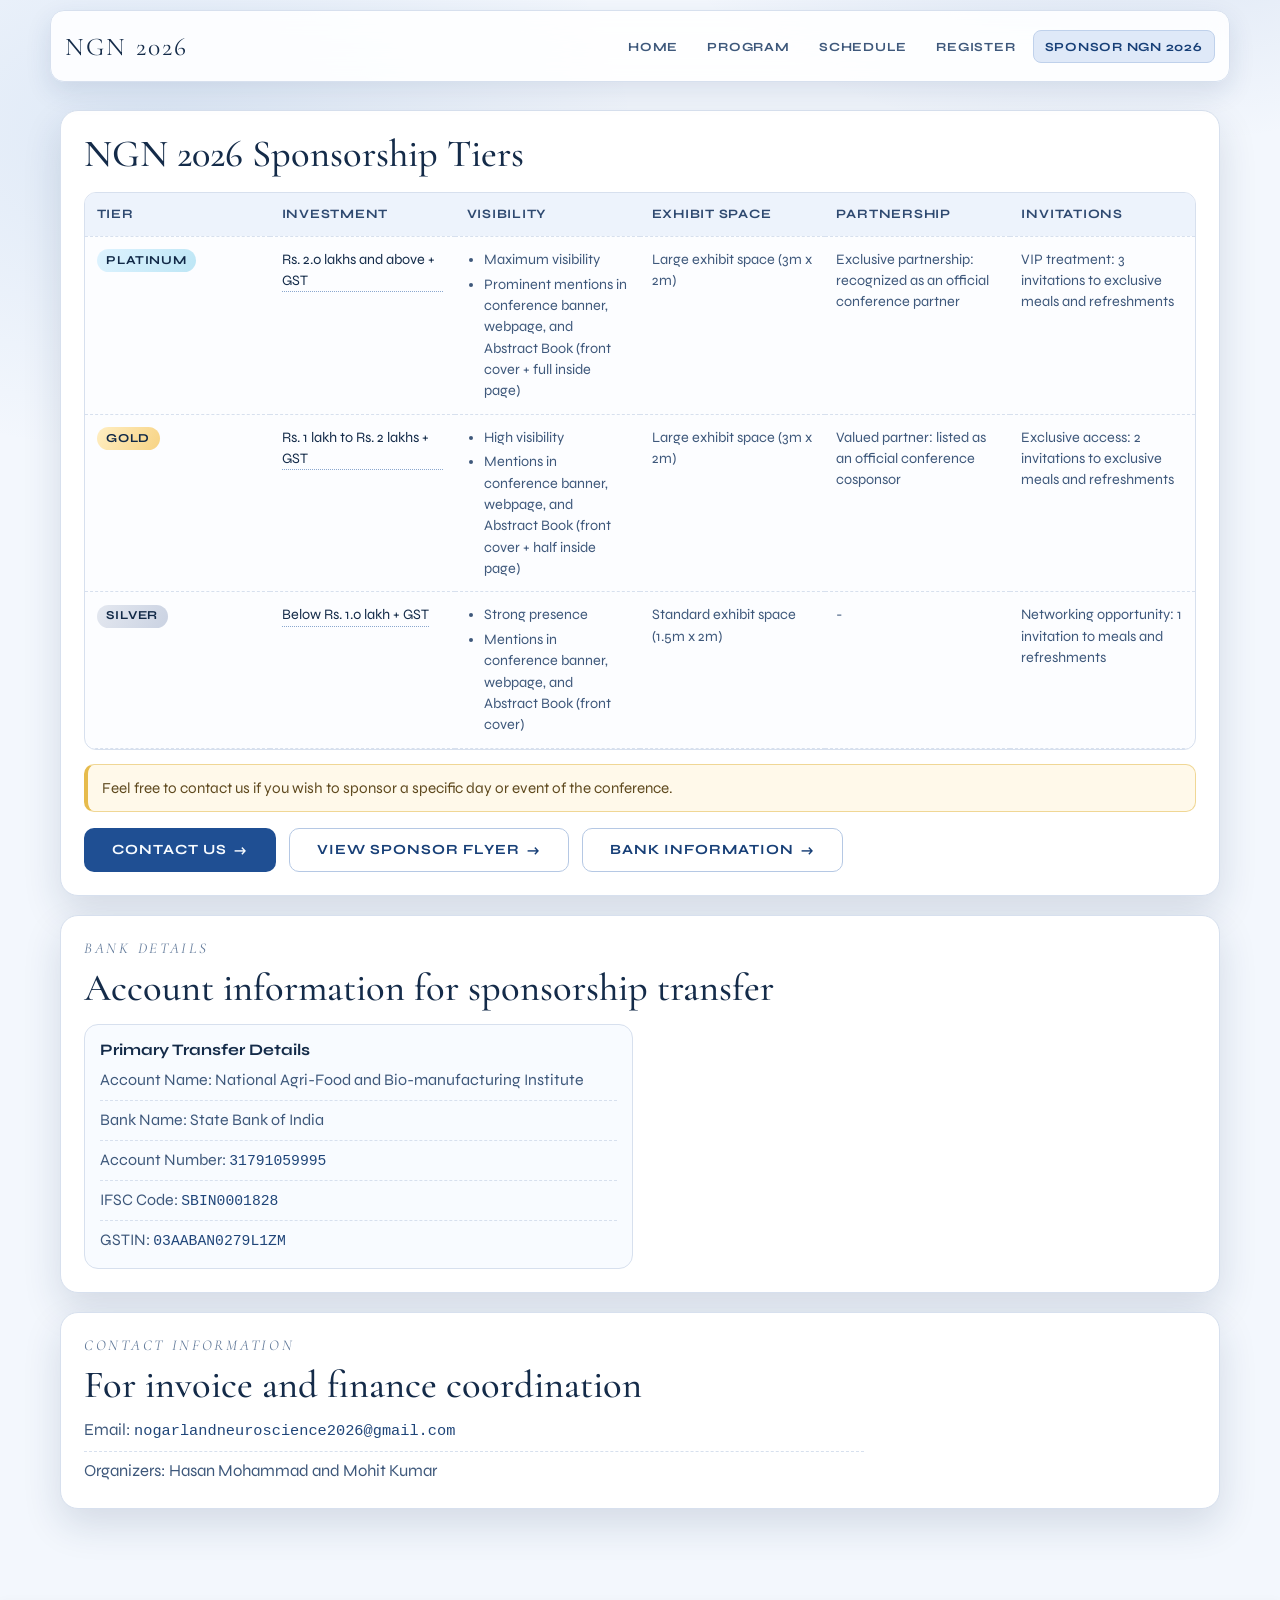
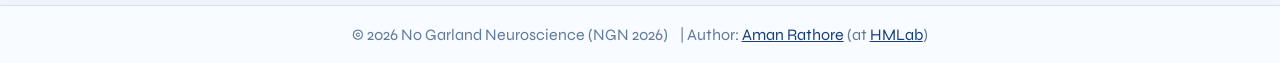
<file: sponsor-ngn.html>
<!doctype html><html lang="en"><head><meta charset="UTF-8"/><meta name="viewport" content="width=device-width,initial-scale=1"/><base href="https://ngn2026.github.io/"/><title>NGN 2026 Sponsor Details</title><link href="https://fonts.googleapis.com/css2?family=Cormorant+Garamond:ital,wght@0,300;0,400;0,600;1,300&family=Syne:wght@400;700;800&display=swap" rel="stylesheet"/><link rel="stylesheet" href="assets/css/styles.css"/><script async src="https://www.googletagmanager.com/gtag/js?id=G-T12F16HHJD"></script><script>function gtag(){dataLayer.push(arguments)}window.dataLayer=window.dataLayer||[],gtag("js",new Date),gtag("config","G-T12F16HHJD")</script></head><body><header class="site-nav" id="site-nav"><div class="nav-inner"><a class="nav-brand" href="index.html" aria-label="No Garland Neuroscience 2026 Home">NGN 2026</a> <button class="nav-toggle" type="button" aria-expanded="false" aria-controls="nav-menu" aria-label="Toggle navigation menu"><span></span> <span></span> <span></span></button><nav class="nav-menu" id="nav-menu" aria-label="Primary"><a href="index.html">Home</a> <a href="program-ngn.html">Program</a> <a href="schedule-ngn.html">Schedule</a> <a href="registration-ngn.html">Register</a> <a href="sponsor-ngn.html" class="is-active">Sponsor NGN 2026</a></nav></div></header><main class="content top-offset"><section class="section-card" id="tier-overview"><h1 class="section-title">NGN 2026 Sponsorship Tiers</h1><div class="tier-table-wrap"><table class="tier-table" aria-label="Sponsorship tiers overview table"><thead><tr><th scope="col">Tier</th><th scope="col">Investment</th><th scope="col">Visibility</th><th scope="col">Exhibit Space</th><th scope="col">Partnership</th><th scope="col">Invitations</th></tr></thead><tbody><tr id="tier-platinum-row"><td data-label="Tier"><span class="tier-badge tier-platinum">Platinum</span></td><td data-label="Investment"><span class="investment-tip" tabindex="0" data-currency="Approx: USD 2,100+ | EUR 1,800+">Rs. 2.0 lakhs and above + GST</span></td><td data-label="Visibility"><ul class="tier-cell-list"><li>Maximum visibility</li><li>Prominent mentions in conference banner, webpage, and Abstract Book (front cover + full inside page)</li></ul></td><td data-label="Exhibit Space">Large exhibit space (3m x 2m)</td><td data-label="Partnership">Exclusive partnership: recognized as an official conference partner</td><td data-label="Invitations">VIP treatment: 3 invitations to exclusive meals and refreshments</td></tr><tr id="tier-gold-row"><td data-label="Tier"><span class="tier-badge tier-gold">Gold</span></td><td data-label="Investment"><span class="investment-tip" tabindex="0" data-currency="Approx: USD 1,100 to USD 2,100 | EUR 900 to EUR 1,800">Rs. 1 lakh to Rs. 2 lakhs + GST</span></td><td data-label="Visibility"><ul class="tier-cell-list"><li>High visibility</li><li>Mentions in conference banner, webpage, and Abstract Book (front cover + half inside page)</li></ul></td><td data-label="Exhibit Space">Large exhibit space (3m x 2m)</td><td data-label="Partnership">Valued partner: listed as an official conference cosponsor</td><td data-label="Invitations">Exclusive access: 2 invitations to exclusive meals and refreshments</td></tr><tr id="tier-silver-row"><td data-label="Tier"><span class="tier-badge tier-silver">Silver</span></td><td data-label="Investment"><span class="investment-tip" tabindex="0" data-currency="Approx: Below USD 1,100 | Below EUR 900">Below Rs. 1.0 lakh + GST</span></td><td data-label="Visibility"><ul class="tier-cell-list"><li>Strong presence</li><li>Mentions in conference banner, webpage, and Abstract Book (front cover)</li></ul></td><td data-label="Exhibit Space">Standard exhibit space (1.5m x 2m)</td><td data-label="Partnership">-</td><td data-label="Invitations">Networking opportunity: 1 invitation to meals and refreshments</td></tr></tbody></table></div><p class="sponsor-note-highlight">Feel free to contact us if you wish to sponsor a specific day or event of the conference.</p><div class="top-actions"><a href="#contact" class="btn btn-primary">Contact Us<span class="btn-arrow">→</span></a> <a href="assets/docs/NGN_2026_Flyer_For_Sponsers.pdf" class="btn btn-secondary" target="_blank" rel="noopener noreferrer">View Sponsor Flyer <span class="btn-arrow">→</span></a> <a href="#bank-info" class="btn btn-secondary">Bank Information <span class="btn-arrow">→</span></a></div></section><section class="section-card" id="bank-info"><div class="section-label">Bank Details</div><h2 class="section-title">Account information for sponsorship transfer</h2><div class="detail-grid"><article class="detail-card"><h3 class="detail-title">Primary Transfer Details</h3><ul class="detail-list"><li>Account Name: National Agri-Food and Bio-manufacturing Institute</li><li>Bank Name: State Bank of India</li><li>Account Number: <span class="mono">31791059995</span></li><li>IFSC Code: <span class="mono">SBIN0001828</span></li><li>GSTIN: <span class="mono">03AABAN0279L1ZM</span></li></ul></article></div></section><section class="section-card" id="contact"><div class="section-label">Contact Information</div><h2 class="section-title">For invoice and finance coordination</h2><ul class="detail-list section-text"><li>Email: <span class="mono">nogarlandneuroscience2026@gmail.com</span></li><li>Organizers: Hasan Mohammad and Mohit Kumar</li></ul></section></main><script src="assets/js/navbar.js" defer="defer"></script></body></html><footer class="site-footer"><div class="footer-content"><div class="footer-main"><span>© 2026 No Garland Neuroscience (NGN 2026)</span> <span>| Author: <a href="https://amanr.me" target="_blank" rel="noopener noreferrer">Aman Rathore</a> (at <a href="https://sites.google.com/view/hmlabdbs" target="_blank" rel="noopener noreferrer">HMLab</a>)</span></div></div></footer>
</file>
<file: assets/css/styles.css>
.site-footer{width:100%;background:var(--surface-soft);border-top:1px solid var(--line);margin-top:2.5rem;padding:1.2rem 0;font-size:1rem;color:var(--text-faint);text-align:center;box-shadow:0 -2px 12px rgba(22,49,86,.04)}.footer-content{width:min(1100px,96%);margin:0 auto;display:flex;flex-direction:column;align-items:center;gap:.3rem}.footer-main{display:flex;flex-wrap:wrap;gap:.7em;justify-content:center;align-items:center}.footer-main a{color:var(--accent-strong);text-decoration:underline;transition:color .2s}.footer-main a:hover{color:var(--accent)}:root{--nav-height:72px;--bg:#f3f7fd;--bg-soft:#eaf0fa;--surface:#ffffff;--surface-soft:#f8fbff;--line:#d7e0ee;--line-strong:#b7c6d9;--text-main:#142b49;--text-soft:#3e587b;--text-faint:#627a9a;--accent:#1f4f93;--accent-strong:#173f77;--accent-soft:#dfe9f8;--shadow:0 16px 38px rgba(22, 49, 86, 0.14);--radius-lg:18px;--radius-md:14px}*,::after,::before{box-sizing:border-box;margin:0;padding:0}body,html{width:100%;min-height:100%;overflow-x:hidden}body{font-family:Syne,sans-serif;color:var(--text-main);background:radial-gradient(900px 600px at 88% -12%,rgba(58,106,177,.18),transparent 58%),radial-gradient(780px 520px at 12% 8%,rgba(70,128,197,.12),transparent 62%),var(--bg)}.site-nav{position:fixed;top:0;left:0;width:100%;z-index:60;padding:.65rem 1.1rem;transform:translateY(0);transition:transform .28s}.site-nav.is-hidden{transform:translateY(calc(-100% - 10px))}.nav-inner{width:min(1180px,100%);margin:0 auto;min-height:var(--nav-height);display:flex;align-items:center;justify-content:space-between;gap:.9rem;border:1px solid var(--line);border-radius:14px;padding:.55rem .9rem;background:rgba(255,255,255,.88);backdrop-filter:blur(14px) saturate(135%);-webkit-backdrop-filter:blur(14px) saturate(135%);box-shadow:0 10px 26px rgba(25,58,106,.12)}.nav-brand{color:var(--text-main);text-decoration:none;font-family:"Cormorant Garamond",serif;font-size:clamp(19px, 2vw, 28px);letter-spacing:.08em;text-transform:uppercase}.nav-menu{display:flex;align-items:center;gap:.35rem;flex-wrap:wrap;justify-content:flex-end}.nav-menu a{color:var(--text-soft);text-decoration:none;text-transform:uppercase;letter-spacing:.06em;font-size:.78rem;font-weight:700;padding:.5rem .68rem;border-radius:8px;border:1px solid transparent;transition:.2s}.nav-menu a:focus-visible,.nav-menu a:hover{background:var(--accent-soft);border-color:#c2d2ea;color:var(--accent-strong)}.nav-menu a.is-active{color:var(--accent-strong);background:var(--accent-soft);border-color:#bfd1eb}.nav-toggle{display:none;width:42px;height:42px;border-radius:10px;border:1px solid #c4d3e9;background:#f5f9ff;align-items:center;justify-content:center;flex-direction:column;gap:5px;cursor:pointer}.nav-toggle span{display:block;width:18px;height:2px;background:var(--accent-strong);border-radius:10px;transition:transform .2s,opacity .2s}.site-nav.menu-open .nav-toggle span:first-child{transform:translateY(7px) rotate(45deg)}.site-nav.menu-open .nav-toggle span:nth-child(2){opacity:0}.site-nav.menu-open .nav-toggle span:nth-child(3){transform:translateY(-7px) rotate(-45deg)}.hero{position:relative;overflow:hidden;min-height:100vh;display:flex;align-items:center;justify-content:center;padding:calc(var(--nav-height) + 3rem) 1.2rem 3.2rem}.hero-home::before{content:"";position:absolute;inset:0;background:radial-gradient(620px 380px at 20% 78%,rgba(65,119,193,.15),transparent 72%),radial-gradient(720px 440px at 82% 24%,rgba(42,89,160,.16),transparent 70%);z-index:0}.hero-home::after{content:"";position:absolute;left:-4%;right:-4%;bottom:-44px;height:170px;background:linear-gradient(180deg,rgba(243,247,253,0) 0,rgba(243,247,253,.62) 52%,rgba(243,247,253,.94) 78%,var(--bg) 100%);filter:blur(18px);pointer-events:none;z-index:2}.hero-neuro{position:absolute;inset:0;width:100%;height:100%;pointer-events:none;opacity:.8;z-index:1}.hero-content{position:relative;z-index:3;width:min(100%,960px);display:flex;flex-direction:column;align-items:center}.title{font-family:"Cormorant Garamond",serif;font-weight:400;text-align:center;display:flex;flex-direction:column;gap:.06em}.title .line-top{font-size:clamp(26px, 4.8vw, 64px);line-height:1;letter-spacing:.28em;text-transform:uppercase;color:#2f4c73;font-style:italic}.title .line-main{font-size:clamp(58px, 10.5vw, 134px);line-height:.92;letter-spacing:.05em;text-transform:uppercase;font-weight:400;color:var(--text-main);text-shadow:0 18px 40px rgba(35,72,122,.15)}.tagline{margin-top:1.55rem;text-align:center;font-family:"Cormorant Garamond",serif;font-weight:400;font-size:clamp(13px, 1.7vw, 21px);letter-spacing:.1em;text-transform:uppercase;color:var(--text-faint)}.cta-box{margin-top:2.5rem;width:min(100%,780px);padding:1.55rem 2.2rem;border:1px solid var(--line);border-radius:16px;background:rgba(255,255,255,.82);backdrop-filter:blur(18px) saturate(135%);-webkit-backdrop-filter:blur(18px) saturate(135%);display:flex;flex-direction:column;align-items:center;gap:.95rem;box-shadow:0 14px 36px rgba(30,58,96,.14)}.cta-date{width:min(100%,760px);display:flex;flex-direction:column;align-items:center;justify-content:center;gap:.28rem;text-align:center;font-family:"Cormorant Garamond",serif;color:var(--accent-strong);text-shadow:0 1px 0 rgba(255,255,255,.75)}.cta-date-main{font-style:italic;font-weight:700;letter-spacing:.08em;font-size:clamp(22px, 3.2vw, 40px);line-height:1;white-space:nowrap}.cta-date-venues{display:flex;flex-direction:column;align-items:center;justify-content:center;gap:.2rem;text-align:center}.cta-date-venues span{font-style:italic;font-weight:600;letter-spacing:.05em;font-size:clamp(13px, 1.15vw, 18px);line-height:1.24}.cta-buttons{display:flex;gap:.9rem;flex-wrap:wrap;justify-content:center}.btn{display:inline-flex;align-items:center;gap:.45rem;padding:.74rem 1.7rem;border-radius:10px;font-family:Syne,sans-serif;font-size:clamp(12px, 1.1vw, 14px);font-weight:700;letter-spacing:.07em;text-transform:uppercase;cursor:pointer;text-decoration:none;transition:.22s}.btn-primary{background:var(--accent);color:#f7fbff;border:1px solid transparent}.btn-primary:hover{background:var(--accent-strong);box-shadow:0 10px 22px rgba(31,79,147,.34);transform:translateY(-1px)}.btn-secondary{background:0 0;color:var(--accent-strong);border:1px solid #b5c8e4}.btn-secondary:hover{background:#eff4fc;border-color:#9db6da;transform:translateY(-1px)}.btn-arrow{font-size:1.05em;transition:transform .2s}.btn:hover .btn-arrow{transform:translateX(3px)}.content{position:relative;width:min(1160px,92vw);margin:0 auto 6rem;display:grid;gap:1.2rem}.content-home{margin-top:-1.9rem;z-index:4}.top-offset{padding-top:calc(var(--nav-height) + 2.4rem)}.section-card{border:1px solid var(--line);border-radius:var(--radius-lg);padding:clamp(1.1rem,1.8vw,2rem);background:var(--surface);box-shadow:var(--shadow)}.section-label{font-family:"Cormorant Garamond",serif;font-style:italic;letter-spacing:.18em;text-transform:uppercase;color:var(--text-faint);margin-bottom:.7rem;font-size:clamp(12px, 1.2vw, 15px)}.section-title{font-family:"Cormorant Garamond",serif;font-weight:500;font-size:clamp(24px, 3vw, 44px);color:var(--text-main);margin-bottom:.72rem;line-height:1.08}.section-text{max-width:78ch;font-size:clamp(14px, 1.3vw, 17px);line-height:1.72;color:var(--text-soft)}.split{display:grid;grid-template-columns:1.08fr 0.92fr;gap:1rem}.list-points{list-style:none;display:grid;gap:.52rem}.list-points li{color:var(--text-soft);line-height:1.58;border-top:1px dashed var(--line);padding-top:.52rem}.list-points li:first-child{border-top:none;padding-top:0}.organizers-grid{display:grid;grid-template-columns:repeat(2,minmax(0,1fr));gap:.8rem;margin-top:1rem}.organizer-link{text-decoration:none}.organizer{border:1px solid var(--line);border-radius:var(--radius-md);padding:.95rem;background:var(--surface-soft);transition:transform .22s,border-color .22s,box-shadow .22s}.organizer-link:focus-visible .organizer,.organizer-link:hover .organizer{transform:translateY(-2px);border-color:#9cb8df;box-shadow:0 12px 24px rgba(31,79,146,.16)}.organizer-link:focus-visible{outline:0}.organizer-name{color:var(--text-main);font-weight:700;margin-bottom:.3rem}.organizer-affiliation{color:var(--text-soft);line-height:1.5;font-size:.93rem}.hosts-slider-block{margin-top:1rem;display:grid;gap:.6rem}.hosts-slider-title{color:var(--text-main);font-size:1rem;letter-spacing:.03em}.hosts-slider{border:1px solid var(--line);border-radius:14px;background:var(--surface-soft);overflow:hidden}.hosts-slider-track{display:flex;gap:.82rem;width:max-content;padding:.82rem;will-change:transform}.hosts-slide{width:clamp(220px,30vw,330px);border:1px solid var(--line);border-radius:12px;padding:.55rem;background:#fff;flex:0 0 auto}.hosts-slide img,.hosts-slide video{width:100%;aspect-ratio:16/10;object-fit:cover;border-radius:10px;border:1px solid var(--line);background:#f2f7ff;display:block}.hosts-slide figcaption{margin-top:.52rem;color:var(--text-soft);font-size:.86rem;line-height:1.42}.detail-grid{display:grid;grid-template-columns:repeat(2,minmax(0,1fr));gap:.9rem;margin-top:.9rem}.venue-layout{display:grid;grid-template-columns:repeat(2,minmax(0,1fr));gap:.9rem;margin-top:1rem;align-items:stretch}.detail-card{border:1px solid var(--line);border-radius:var(--radius-md);padding:.95rem;background:var(--surface-soft)}.detail-title{color:var(--text-main);font-size:1rem;margin-bottom:.55rem}.detail-list{list-style:none;display:grid;gap:.45rem}.detail-list li{color:var(--text-soft);line-height:1.54;border-top:1px dashed var(--line);padding-top:.45rem}.detail-list li:first-child{border-top:none;padding-top:0}.venue-map-card{display:grid;gap:.7rem;align-content:start}.venue-map-copy{color:var(--text-soft);line-height:1.58;font-size:.95rem}.venue-map-link{justify-self:flex-start}.venue-map-helper{color:var(--text-faint);font-size:.82rem;line-height:1.45}.venue-map-frame{width:100%;min-height:240px;border:1px solid var(--line);border-radius:12px;background:#eaf2ff}.venue-photo-collage{margin-top:1rem;display:grid;grid-template-columns:1.1fr 0.9fr;grid-template-areas:"main tall" "wide tall";gap:.85rem;align-items:stretch}.venue-photo{border:1px solid #c8d8ec;border-radius:16px;padding:.58rem;background:linear-gradient(145deg,#fff 0,#f0f6ff 100%);box-shadow:0 12px 28px rgba(33,67,110,.13)}.venue-photo img{width:100%;height:100%;object-fit:cover;border-radius:12px;border:1px solid var(--line);display:block;background:#eef4fc}.venue-photo figcaption{margin-top:.48rem;color:#36557e;font-size:.78rem;letter-spacing:.07em;text-transform:uppercase}.venue-photo-main{grid-area:main;transform:rotate(-.8deg)}.venue-photo-main img{aspect-ratio:16/10}.venue-photo-tall{grid-area:tall;transform:rotate(.9deg)}.venue-photo-tall img{aspect-ratio:4/5}.venue-photo-wide{grid-area:wide;transform:rotate(-.45deg)}.venue-photo-wide img{aspect-ratio:21/9}.mono{font-family:ui-monospace,SFMono-Regular,Menlo,Monaco,Consolas,"Liberation Mono","Courier New",monospace;font-size:.92em;color:#1f4579}.upi-qr-wrap{display:flex;flex-direction:column;align-items:center;gap:.6rem;margin-top:.5rem}.upi-qr-frame{position:relative;display:inline-block;max-width:min(220px,100%);line-height:0}.upi-qr-thumb-img{max-width:100%;height:auto;border:1px solid var(--line);border-radius:8px;background:#fff;display:block}.upi-qr-expand-layer{display:none}@media (hover:hover) and (pointer:fine){.upi-qr-expand-layer{display:flex;position:absolute;inset:0;align-items:center;justify-content:center;border-radius:8px;background:rgba(20,43,73,.48);opacity:0;transition:opacity .22s;pointer-events:none}.upi-qr-frame:has(.upi-qr-expand-btn:focus-visible) .upi-qr-expand-layer,.upi-qr-frame:hover .upi-qr-expand-layer{opacity:1;pointer-events:auto}.upi-qr-expand-btn{display:inline-flex;align-items:center;justify-content:center;width:3.35rem;height:3.35rem;padding:0;border:none;border-radius:999px;background:rgba(255,255,255,.96);color:var(--accent-strong);box-shadow:0 6px 22px rgba(22,49,86,.28);cursor:pointer;transition:transform .18s,box-shadow .18s}.upi-qr-expand-btn:hover{transform:scale(1.06);box-shadow:0 10px 28px rgba(22,49,86,.34)}.upi-qr-expand-btn:focus-visible{outline:3px solid var(--accent-soft);outline-offset:3px}.upi-qr-expand-icon{display:block;width:2.35rem;height:2.35rem;object-fit:contain}}@media (hover:none),(pointer:coarse){.upi-qr-expand-layer{display:none!important}}.upi-qr-sr-only{position:absolute;width:1px;height:1px;padding:0;margin:-1px;overflow:hidden;clip:rect(0,0,0,0);white-space:nowrap;border:0}body.upi-qr-dialog-open{overflow:hidden}.upi-qr-dialog[hidden]{display:none!important}.upi-qr-dialog.is-open{position:fixed;inset:0;z-index:200;display:flex;align-items:center;justify-content:center;padding:1.5rem}.upi-qr-dialog-backdrop{position:absolute;inset:0;background:rgba(15,28,48,.55);backdrop-filter:blur(4px);-webkit-backdrop-filter:blur(4px)}.upi-qr-dialog-panel{position:relative;z-index:1;max-width:min(92vw,420px);padding:1.35rem 1.25rem 1.5rem;border-radius:var(--radius-md);background:var(--surface);border:1px solid var(--line);box-shadow:var(--shadow)}.upi-qr-dialog-close{position:absolute;top:.45rem;right:.45rem;width:2.35rem;height:2.35rem;border:1px solid var(--line);border-radius:8px;background:var(--surface-soft);color:var(--accent-strong);font-size:1.45rem;line-height:1;cursor:pointer;display:flex;align-items:center;justify-content:center;transition:background .15s}.upi-qr-dialog-close:hover{background:var(--accent-soft)}.upi-qr-dialog-close:focus-visible{outline:3px solid var(--accent-soft);outline-offset:2px}.upi-qr-dialog-img{display:block;width:min(72vw,360px);height:auto;max-height:min(72vh,360px);margin:.35rem auto 0;object-fit:contain;border:1px solid var(--line);border-radius:10px;background:#fff}.top-actions{display:flex;flex-wrap:wrap;gap:.8rem;margin-top:1rem}.tier-table-wrap{width:100%;overflow-x:auto;-webkit-overflow-scrolling:touch;margin-top:1rem;border:1px solid var(--line);border-radius:12px;background:#fcfdff}.tier-table{width:100%;border-collapse:collapse;table-layout:fixed;min-width:760px}.tier-table td,.tier-table th{border-bottom:1px dashed var(--line);padding:.75rem .72rem;text-align:left;vertical-align:top;font-size:.9rem;line-height:1.48}.tier-table th{color:#2e4970;font-size:.8rem;letter-spacing:.06em;text-transform:uppercase;background:#edf3fc}.tier-table td{color:var(--text-soft);max-width:100%;white-space:normal;overflow-wrap:anywhere;word-break:break-word}.tier-cell-list{list-style:disc;margin-left:1.1rem;display:grid;gap:.22rem}.tier-cell-list li{color:var(--text-soft)}.investment-tip{position:relative;display:inline-block;cursor:help;border-bottom:1px dotted #8aa7ce;color:var(--text-main)}.investment-tip::after{content:attr(data-currency);position:absolute;left:50%;bottom:calc(100% + 10px);transform:translateX(-50%);background:#16365f;color:#f4f8ff;border:1px solid rgba(214,229,250,.35);border-radius:8px;padding:.42rem .56rem;white-space:nowrap;font-size:.78rem;letter-spacing:.01em;line-height:1.35;box-shadow:0 10px 24px rgba(20,50,89,.3);opacity:0;pointer-events:none;transition:opacity .18s;z-index:60}.investment-tip::before{content:"";position:absolute;left:50%;bottom:calc(100% + 4px);transform:translateX(-50%) rotate(45deg);width:9px;height:9px;background:#16365f;border-right:1px solid rgba(214,229,250,.35);border-bottom:1px solid rgba(214,229,250,.35);opacity:0;transition:opacity .18s;z-index:59}.investment-tip:focus-visible::after,.investment-tip:focus-visible::before,.investment-tip:hover::after,.investment-tip:hover::before{opacity:1}.investment-tip:focus-visible{outline:#6b92c8 solid 2px;outline-offset:3px}.sponsor-note-highlight{margin-top:.9rem;border:1px solid #f0d795;border-left:4px solid #e6bb4c;border-radius:10px;padding:.72rem .86rem;background:#fff9ea;color:#5f4a1f;font-size:.95rem;line-height:1.5}.tier-badge{display:inline-block;border-radius:999px;padding:.16rem .62rem;font-size:.76rem;letter-spacing:.05em;text-transform:uppercase;color:#112947;font-weight:700}.tier-platinum{background:linear-gradient(120deg,#def3ff,#bde6f5)}.tier-gold{background:linear-gradient(120deg,#ffeec2,#f7d384)}.tier-silver{background:linear-gradient(120deg,#e4e8f0,#cad2e2)}.timeline-grid{display:grid;grid-template-columns:repeat(3,minmax(0,1fr));gap:.8rem;margin-top:1rem}.timeline-card{border:1px solid var(--line);border-radius:12px;padding:.95rem;background:var(--surface-soft)}.timeline-card h3{font-family:"Cormorant Garamond",serif;font-size:1.55rem;line-height:1;color:var(--accent-strong);margin-bottom:.5rem}.timeline-card p{color:var(--text-soft);line-height:1.5}.ngn-timeline{position:relative;display:grid;gap:1.2rem;margin-top:1.15rem;padding-left:1.25rem}.ngn-timeline::before{content:"";position:absolute;top:.35rem;bottom:.35rem;left:.36rem;width:4px;border-radius:999px;background:linear-gradient(180deg,#9eb8da 0,#4d78ad 100%);opacity:.72}.ngn-timeline-item{position:relative;padding-left:1.2rem}.ngn-timeline-item::before{content:"";position:absolute;left:-.05rem;top:1.02rem;width:13px;height:13px;border-radius:50%;border:3px solid #6a91c3;background:#f9fcff;box-shadow:0 0 0 4px rgba(154,184,221,.33)}.ngn-year-badge{display:flex;flex-wrap:wrap;align-items:center;gap:.55rem;margin-bottom:.62rem}.ngn-edition-label{display:inline-flex;align-items:center;color:var(--text-faint);letter-spacing:.06em;text-transform:uppercase;font-size:.66rem;border:1px solid #bfd2ea;border-radius:999px;padding:.16rem .58rem;background:#edf4ff}.ngn-year-badge h3{font-family:"Cormorant Garamond",serif;font-size:clamp(26px, 3.2vw, 42px);line-height:.95;letter-spacing:.03em;text-transform:uppercase;color:var(--accent-strong)}.ngn-entry-card{border:1px solid #c6d5ea;border-radius:16px;padding:.92rem;background:linear-gradient(140deg,#fff 0,#f5f9ff 100%);display:grid;gap:.86rem;box-shadow:0 10px 24px rgba(34,71,116,.12)}.ngn-slideshow-placeholder{border:1px dashed #bfd0e7;border-radius:13px;padding:.62rem;background:#edf5ff}.ngn-slides-row{display:flex;overflow-x:auto;gap:.62rem;padding-bottom:.28rem;scrollbar-width:thin;scrollbar-color:#a7bfdc #e7f0fc}.ngn-slides-row::-webkit-scrollbar{height:8px}.ngn-slides-row::-webkit-scrollbar-track{background:#e7f0fc;border-radius:999px}.ngn-slides-row::-webkit-scrollbar-thumb{background:#a7bfdc;border-radius:999px}.ngn-slide{flex:0 0 clamp(170px,24vw,230px);border:1px solid var(--line);border-radius:10px;padding:.45rem;background:var(--surface)}.ngn-slide img{width:100%;aspect-ratio:16/10;object-fit:cover;border-radius:8px;border:1px solid var(--line);display:block;background:#eef4fd}.ngn-slide figcaption{margin-top:.34rem;color:var(--text-faint);font-size:.76rem;letter-spacing:.03em;text-transform:uppercase}.ngn-slide-hint{margin-top:.56rem;color:var(--text-faint);font-size:.82rem;line-height:1.45}.ngn-description{max-width:none}.program-grid{display:grid;grid-template-columns:repeat(2,minmax(0,1fr));gap:.85rem;margin-top:1rem}.program-day{border:1px solid var(--line);border-radius:12px;padding:.95rem;background:var(--surface-soft)}.program-day h3{color:var(--text-main);margin-bottom:.55rem;font-size:1rem}.program-slot-list{list-style:none;display:grid;gap:.45rem}.program-slot-list li{border-top:1px dashed var(--line);padding-top:.45rem;color:var(--text-soft);line-height:1.52}.program-slot-list li:first-child{border-top:none;padding-top:0}.media-hint{color:var(--text-faint);line-height:1.55}.media-grid{display:grid;grid-template-columns:repeat(3,minmax(0,1fr));gap:.85rem;margin-top:1rem}.media-card{border:1px solid var(--line);border-radius:12px;padding:.75rem;background:var(--surface-soft)}.media-thumb{width:100%;aspect-ratio:16/9;object-fit:cover;display:block;border-radius:10px;border:1px solid var(--line);background:#f0f5fd}.media-caption{margin-top:.62rem;color:var(--text-soft);font-size:.9rem;line-height:1.45}.video-grid{display:grid;grid-template-columns:repeat(3,minmax(0,1fr));gap:.85rem;margin-top:1rem}.video-card{border:1px solid var(--line);border-radius:12px;padding:.75rem;background:var(--surface-soft)}.behavior-video{width:100%;aspect-ratio:16/9;border-radius:10px;border:1px solid var(--line);background:#0f1725;display:block}.video-card h3{margin-top:.65rem;color:var(--text-main);font-size:.98rem}.video-card p{margin-top:.35rem;color:var(--text-soft);line-height:1.5;font-size:.9rem}.footer-note{text-align:center;color:var(--text-faint);letter-spacing:.06em;margin-top:.5rem;font-size:.8rem;text-transform:uppercase}.footer-note a{color:inherit;text-decoration:underline;text-decoration-thickness:1px;text-underline-offset:3px;transition:color .2s}.footer-note a:visited{color:inherit}.footer-note a:focus-visible,.footer-note a:hover{color:var(--accent-strong)}.footer-note a:focus-visible{outline:#9ab4d6 solid 2px;outline-offset:2px;border-radius:2px}.speakers-grid{columns:2;column-gap:1rem;margin-top:1.3rem}.speaker-card{break-inside:avoid;margin-bottom:1rem;border:1px solid var(--line);border-radius:var(--radius-md);padding:1.15rem 1.2rem 1.25rem;background:var(--surface-soft);display:flex;flex-direction:column;gap:.9rem}.speaker-card-title{font-family:"Cormorant Garamond",serif;font-weight:600;font-size:clamp(15px, 1.4vw, 19px);color:var(--accent-strong);line-height:1.3;padding-bottom:.7rem;border-bottom:1px solid var(--line)}.speaker-card-body{display:flex;flex-direction:column;gap:.85rem}.speaker-entry{display:flex;flex-direction:column;gap:.2rem}.speaker-name{font-weight:700;color:var(--text-main);font-size:clamp(13px, 1.15vw, 15px);letter-spacing:.01em}.speaker-field{color:var(--text-faint);font-size:clamp(12px, 1vw, 13.5px);line-height:1.55;font-style:italic;letter-spacing:.01em}.about-placeholder{min-height:calc(100vh - 180px);display:grid;place-items:center}.about-todo{font-family:"Cormorant Garamond",serif;font-size:clamp(56px, 20vw, 220px);line-height:.9;letter-spacing:.06em;text-transform:uppercase;color:#365785}@media (max-width:1050px){.nav-menu{gap:.2rem}.nav-menu a{font-size:.74rem;padding:.45rem .58rem}}@media (max-width:900px){.hero{min-height:92vh;padding:calc(var(--nav-height) + 2.2rem) 1rem 3rem}.title .line-top{letter-spacing:.18em}.tagline{letter-spacing:.07em}.cta-box{width:100%}.cta-date{width:100%;gap:.26rem}.cta-date-main{font-size:clamp(20px, 4.4vw, 30px)}.cta-date-venues span{font-size:clamp(12px, 2vw, 16px);line-height:1.3}.site-nav{padding:.65rem .8rem}.nav-inner{min-height:62px;position:relative;background:rgba(255,255,255,.96);backdrop-filter:none;-webkit-backdrop-filter:none}.nav-toggle{display:inline-flex}.nav-menu{position:absolute;top:calc(100% + .55rem);left:0;right:0;border:1px solid var(--line);border-radius:12px;background:rgba(255,255,255,.98);backdrop-filter:none;-webkit-backdrop-filter:none;padding:.4rem;display:none;flex-direction:column;align-items:stretch;gap:.3rem;z-index:80}.site-nav.menu-open .nav-menu{display:flex}.nav-menu a{font-size:.79rem;padding:.75rem .7rem}.split{grid-template-columns:1fr}.content-home{margin-top:-1.2rem}.detail-grid,.media-grid,.organizers-grid,.program-grid,.timeline-grid,.venue-layout,.video-grid{grid-template-columns:1fr}.speakers-grid{columns:1}.venue-photo-collage{grid-template-columns:1fr;grid-template-areas:"main" "wide"}.venue-photo-tall{display:none}.venue-photo-main,.venue-photo-tall,.venue-photo-wide{transform:none}.ngn-timeline{padding-left:.95rem}.ngn-timeline::before{left:.24rem}.ngn-timeline-item{padding-left:.95rem}.ngn-timeline-item::before{left:-.18rem;top:.95rem}.ngn-entry-card{padding:.74rem}.ngn-slide{flex-basis:clamp(155px,55vw,200px)}.hosts-slide{width:clamp(210px,66vw,290px)}.tier-table-wrap{border:none;border-radius:0;overflow:visible;background:0 0}.tier-table{min-width:0;width:100%;display:block;table-layout:auto;border-collapse:separate;border-spacing:0}.tier-table thead{position:absolute;width:1px;height:1px;margin:-1px;padding:0;overflow:hidden;white-space:nowrap;border:0;clip:rect(0,0,0,0);clip-path:inset(50%)}.tier-table tbody{display:grid;gap:.75rem}.tier-table tr{display:block;border:1px solid var(--line);border-radius:12px;padding:.25rem .7rem;background:var(--surface-soft)}.tier-table td{display:block;padding:.62rem 0;border-bottom:1px dashed var(--line);font-size:.84rem;line-height:1.45}.tier-table td::before{content:attr(data-label);display:block;margin-bottom:.28rem;color:var(--text-faint);font-size:.7rem;letter-spacing:.05em;text-transform:uppercase;font-weight:700}.tier-table td:last-child{border-bottom:none}.tier-table td>*{max-width:100%;overflow-wrap:anywhere;word-break:break-word}.tier-table td .tier-cell-list{list-style:none;margin-left:0;gap:.35rem}.tier-table td .tier-cell-list li{position:relative;padding-left:.72rem}.tier-table td .tier-cell-list li::before{content:"•";position:absolute;left:0;color:var(--text-faint)}.investment-tip{border-bottom-style:solid}.investment-tip::after,.investment-tip::before{display:none}}@media (max-width:600px){.content{width:min(1120px,94vw)}.content-home{margin-top:-.8rem}.hero{min-height:88vh;padding:calc(var(--nav-height) + 2rem) .9rem 2.4rem}.hero-home::after{filter:none;opacity:.85}.title .line-top{font-size:clamp(22px, 8vw, 36px);letter-spacing:.12em;color:#1f3a5f;font-weight:600}.title .line-main{font-size:min(clamp(24px, 7.8vw, 52px), calc((100vw - 2.2rem) / 12.4));letter-spacing:clamp(.015em, .1vw, .035em);color:#0f2746;font-weight:700;text-shadow:0 10px 22px rgba(24,54,92,.2)}.tagline{margin-top:1.1rem;font-size:clamp(12px, 3.8vw, 16px);letter-spacing:.05em}.site-nav{padding:.55rem .62rem}.nav-brand{font-size:clamp(18px, 5vw, 24px)}.cta-box{backdrop-filter:none;-webkit-backdrop-filter:none;background:rgba(255,255,255,.96);padding:1rem;margin-top:1.3rem;border-radius:14px}.cta-buttons{width:100%;flex-direction:column;align-items:stretch;gap:.7rem}.btn{width:100%;justify-content:center}.section-card{padding:1rem}.section-title{line-height:1.15}.detail-list li,.list-points li,.section-text{overflow-wrap:anywhere}.tier-table td{font-size:.8rem;padding:.56rem 0}.top-actions{flex-direction:column;align-items:stretch}.top-actions .btn,.venue-map-link{width:100%;justify-content:center}.sponsor-note-highlight{font-size:.88rem}}@media (max-width:430px){.site-nav{padding:.45rem}.nav-inner{min-height:58px;padding:.42rem .55rem}.nav-brand{font-size:1.08rem;letter-spacing:.04em}.nav-toggle{width:38px;height:38px}.content{width:95vw;gap:.95rem}.hero{min-height:84vh;padding:calc(var(--nav-height) + 1.6rem) .65rem 1.8rem}.title .line-top{font-size:clamp(20px, 8vw, 30px);letter-spacing:.09em}.title .line-main{font-size:min(clamp(22px, 7.6vw, 36px), calc((100vw - 1.6rem) / 12.4));letter-spacing:clamp(.012em, .08vw, .03em)}.tagline{font-size:clamp(11px, 3.7vw, 14px);letter-spacing:.04em}.cta-date{gap:.2rem}.cta-date-main{font-size:clamp(16px, 6vw, 24px);letter-spacing:.05em}.cta-date-venues span{font-size:clamp(9.5px, 2.9vw, 13px);letter-spacing:.03em;line-height:1.24}.btn{letter-spacing:.05em;padding:.68rem 1rem}.section-card{border-radius:14px;padding:.86rem}.section-label{letter-spacing:.14em;font-size:.72rem}.section-title{font-size:clamp(22px, 8vw, 30px)}.detail-list li,.list-points li,.section-text{font-size:.9rem;line-height:1.58}.hosts-slide{width:240px}.ngn-timeline,.ngn-timeline-item{padding-left:.82rem}.ngn-timeline::before{left:.18rem;width:3px}.ngn-timeline-item::before{left:-.26rem;width:11px;height:11px;border-width:2px;box-shadow:0 0 0 3px rgba(154,184,221,.3)}.ngn-year-badge h3{font-size:clamp(22px, 8.4vw, 28px)}.ngn-slide{flex-basis:152px}.ngn-slide figcaption{font-size:.7rem}.ngn-slide-hint{font-size:.76rem}.hosts-slide figcaption{font-size:.8rem}.tier-table td{font-size:.76rem;padding:.52rem 0}.tier-table td::before{font-size:.64rem;letter-spacing:.04em}.footer-note{font-size:.72rem}}@media (prefers-reduced-motion:reduce){.hosts-slider{overflow-x:auto}.hosts-slider-track{transform:none!important}}@media (max-width:360px){.title .line-main{font-size:min(clamp(20px, 7.2vw, 30px), calc((100vw - 1.4rem) / 12.2));letter-spacing:.015em}.cta-date{gap:.16rem}.cta-date-main{font-size:clamp(14px, 6.3vw, 21px)}.cta-date-venues span{font-size:clamp(9px, 2.7vw, 11px);letter-spacing:.02em}.nav-menu a{font-size:.74rem}}.day-tabs{display:flex;flex-wrap:wrap;gap:.6rem;margin:1.4rem 0 1.2rem}.day-tab{flex:1 1 130px;min-width:0;display:flex;flex-direction:column;align-items:center;gap:.14rem;padding:.62rem .9rem;font-family:Syne,sans-serif;text-align:center;color:var(--text-soft);background:var(--surface-soft);border:1px solid var(--line);border-radius:var(--radius-md);cursor:pointer;transition:background .2s,border-color .2s,color .2s,box-shadow .2s}.day-tab:hover{border-color:var(--line-strong);background:var(--accent-soft)}.day-tab:focus-visible{outline:2px solid var(--accent);outline-offset:2px}.day-tab.is-active{background:var(--accent);border-color:var(--accent);color:#fff;box-shadow:0 10px 22px rgba(31,79,147,.26)}.day-tab-label{font-size:.95rem;font-weight:700;letter-spacing:.02em}.day-tab-date{font-size:.72rem;font-weight:400;letter-spacing:.07em;text-transform:uppercase;opacity:.8}.day-panel{border-top:1px solid var(--line);padding-top:1.1rem}.day-panel[hidden]{display:none}.sched-legend{display:flex;flex-wrap:wrap;align-items:center;gap:.5rem;margin-bottom:1rem;font-size:.82rem;color:var(--text-faint)}.sched-list{list-style:none;display:grid;gap:0}.sched-row{display:grid;grid-template-columns:132px minmax(0,1fr);gap:.35rem 1rem;padding:.62rem 0;border-top:1px dashed var(--line)}.sched-row:first-child{border-top:none;padding-top:0}.sched-row--session{grid-template-columns:minmax(0,1fr);border-top:1px solid var(--line-strong);padding:.95rem 0 .5rem;margin-top:.35rem}.sched-row--session:first-child{border-top:none;margin-top:0;padding-top:0}.sched-session{font-family:"Cormorant Garamond",serif;font-size:clamp(30px, 2.25vw, 32px);font-weight:600;line-height:1.2;color:var(--accent-strong)}.sched-time{font-size:.79rem;font-weight:700;letter-spacing:.05em;color:var(--text-faint);white-space:nowrap;padding-top:.16rem}.sched-body{display:flex;flex-direction:column;gap:.24rem;min-width:0}.sched-speaker{display:flex;flex-wrap:wrap;align-items:center;gap:.45rem;font-size:.97rem;font-weight:700;color:var(--text-main);line-height:1.35}.sched-title{font-size:.97rem;font-weight:700;color:var(--text-main);line-height:1.4}.sched-talk-title{font-size:.9rem;line-height:1.58;color:var(--text-soft)}.sched-meta{font-size:.84rem;font-style:italic;color:var(--text-faint)}.sched-row--break .sched-title{font-weight:500;font-style:italic;color:var(--text-soft)}.sched-badge{font-size:.62rem;font-weight:700;letter-spacing:.1em;text-transform:uppercase;line-height:1.6;padding:.1rem .45rem;border-radius:999px;border:1px solid currentColor;white-space:nowrap}.sched-badge--faculty{color:var(--accent);background:var(--accent-soft)}.excursion-card{border:1px solid var(--line);border-left:4px solid var(--accent);border-radius:var(--radius-md);background:var(--surface-soft);padding:1.15rem 1.25rem}.excursion-title{font-family:"Cormorant Garamond",serif;font-size:clamp(20px, 2vw, 28px);font-weight:600;color:var(--accent-strong);margin-bottom:.45rem}@media (max-width:640px){.day-tab{flex:1 1 calc(50% - 0.3rem)}.sched-row{grid-template-columns:minmax(0,1fr);gap:.22rem}.sched-time{padding-top:0}}.section-head{display:flex;flex-wrap:wrap;align-items:flex-end;justify-content:space-between;gap:.9rem 1.2rem;margin-bottom:.6rem}.section-head .section-label{margin-bottom:.25rem}.section-head .section-title{margin-bottom:0}.sched-venue{display:inline-flex;align-items:center;gap:.45rem;margin:0 0 1.05rem;padding:.32rem .75rem;border:1px solid var(--line);border-radius:999px;background:var(--surface-soft);color:var(--text-soft);font-size:.8rem;font-weight:600;letter-spacing:.04em;line-height:1.45}.sched-venue::before{content:"";width:8px;height:8px;border-radius:50%;background:var(--accent);flex:0 0 auto}
</file>
